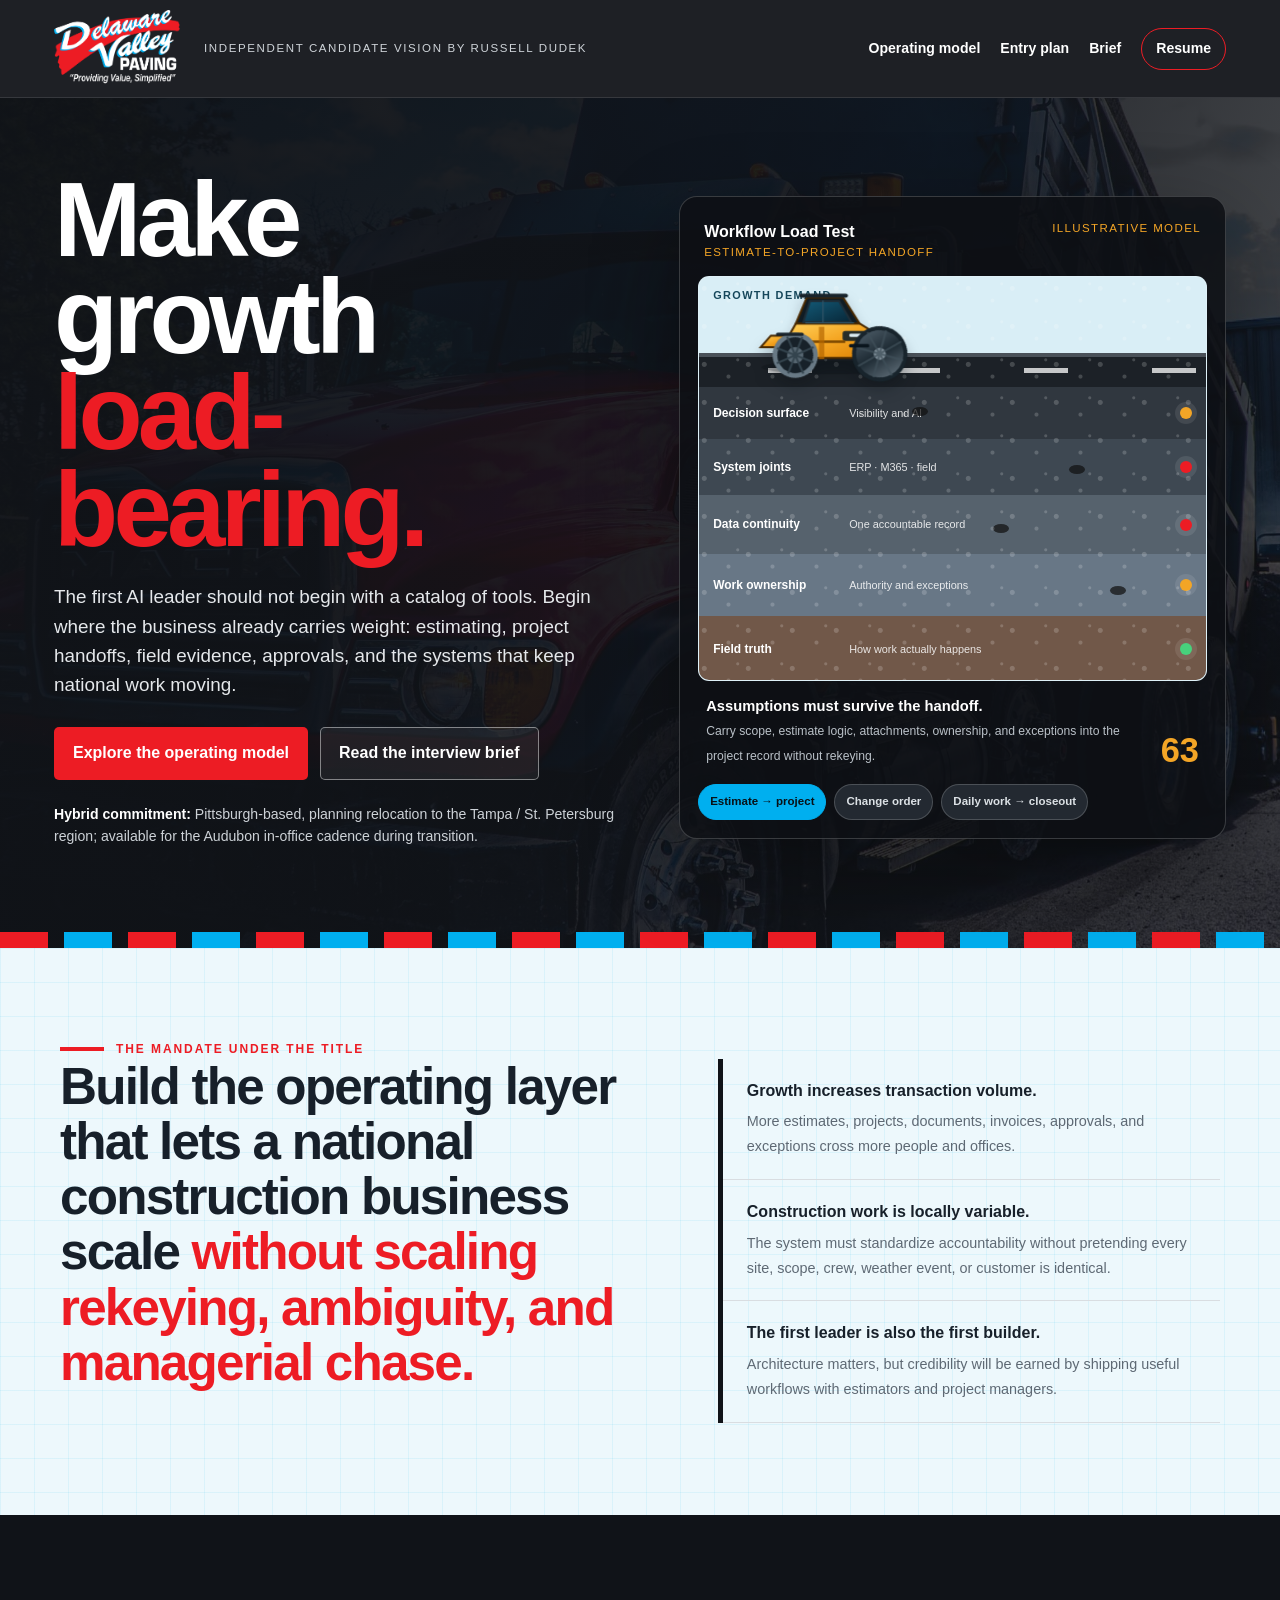
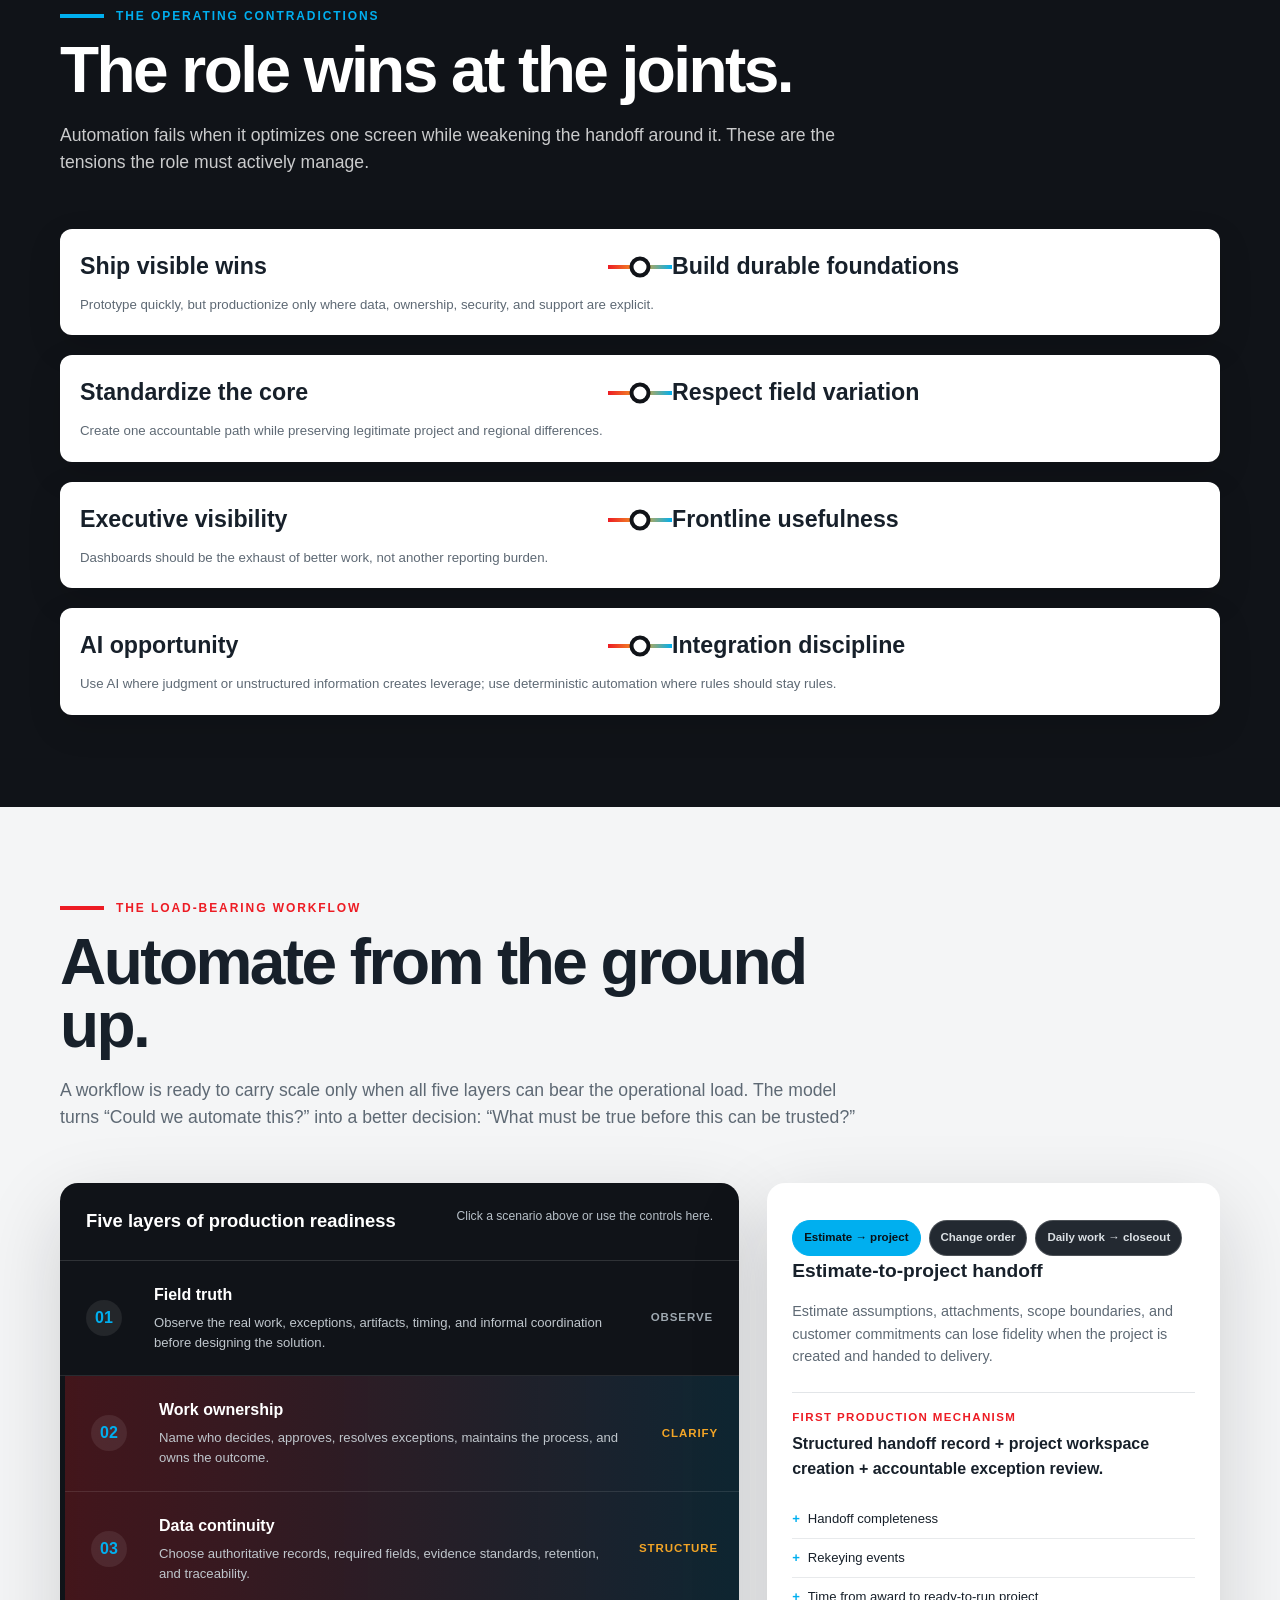
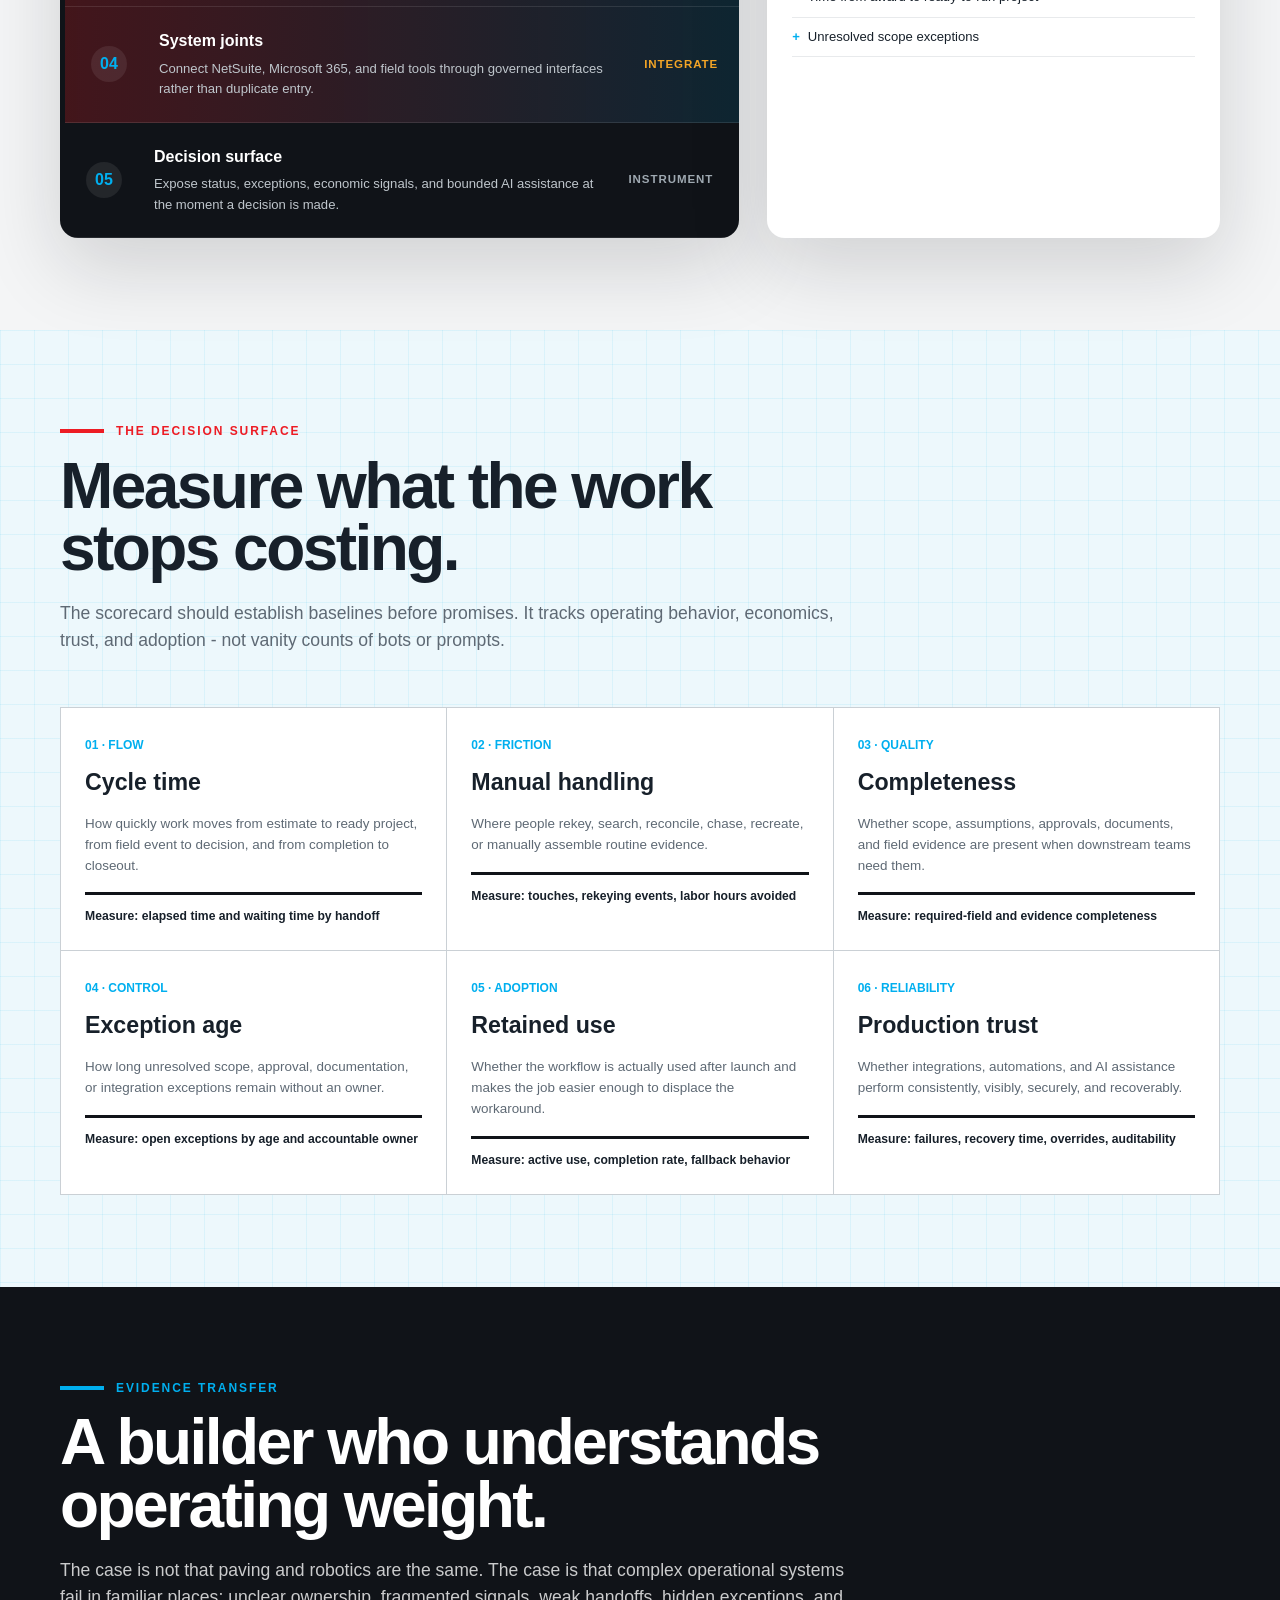
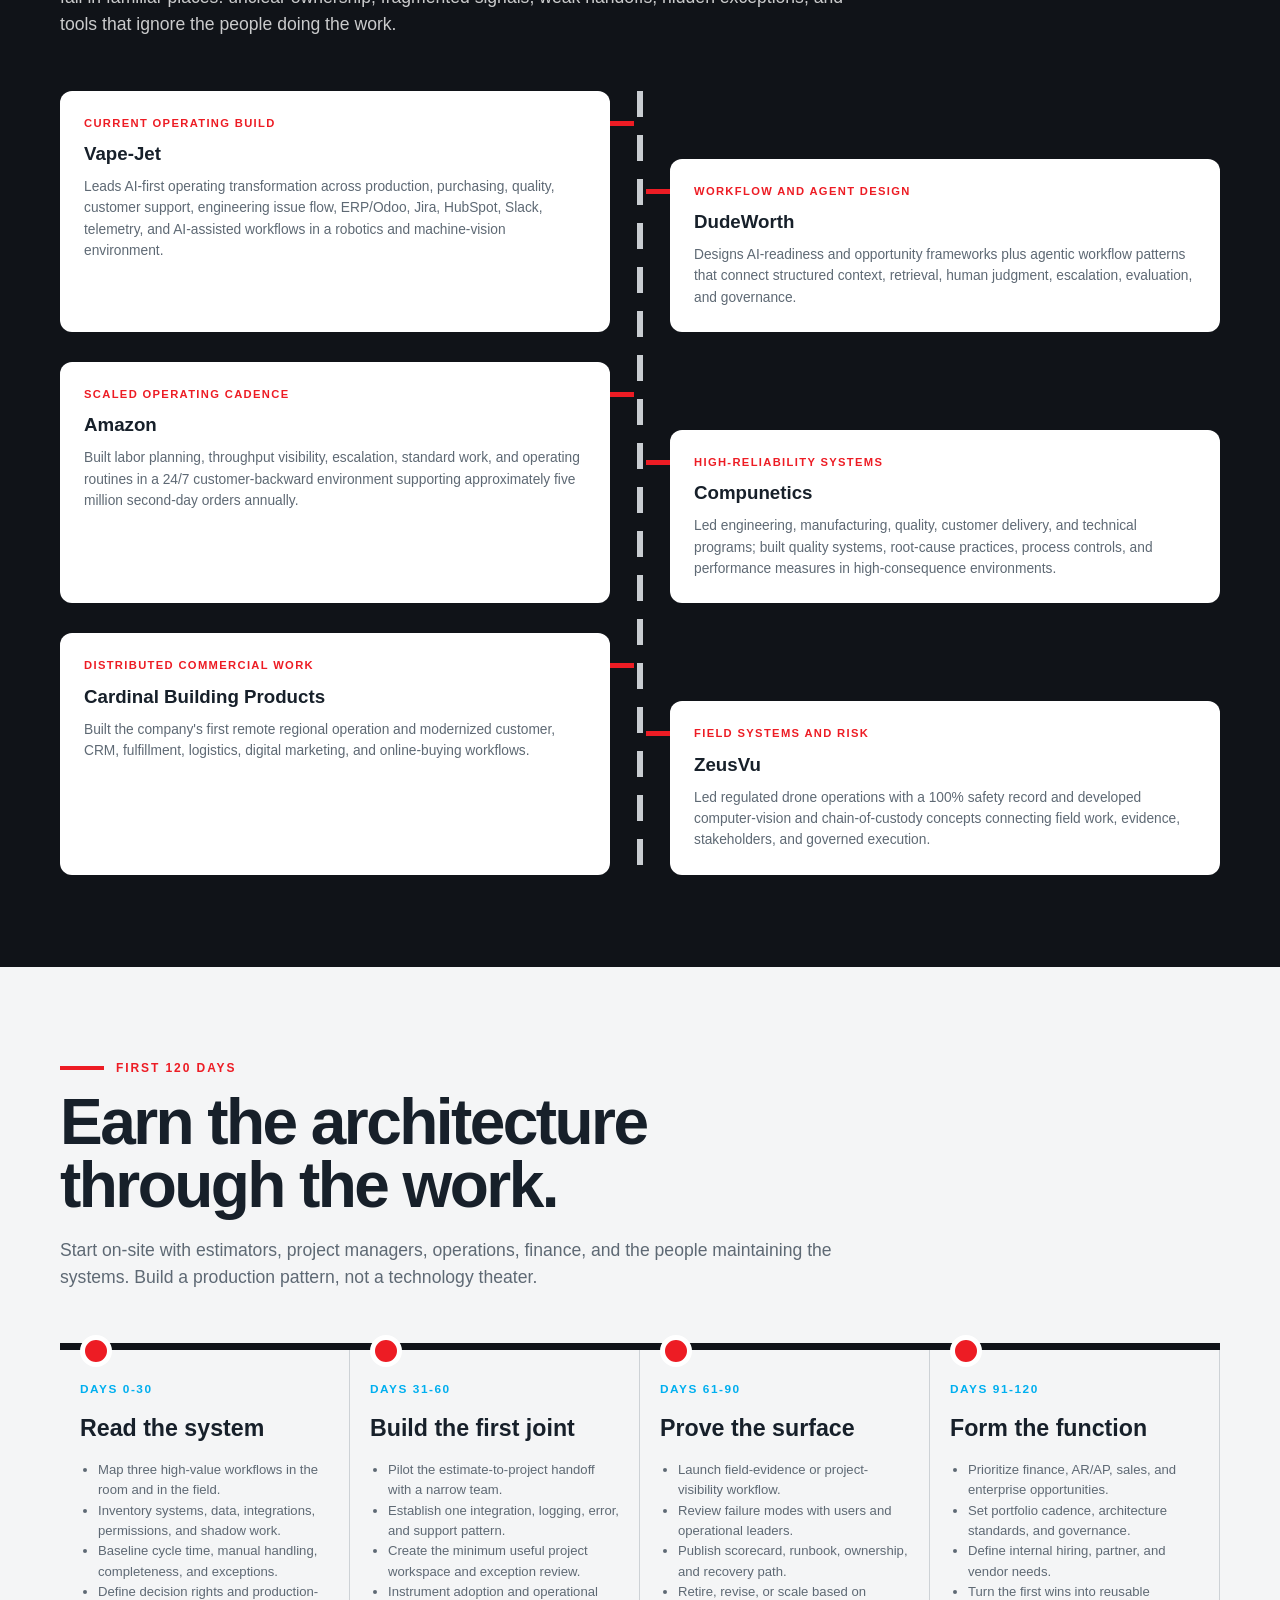
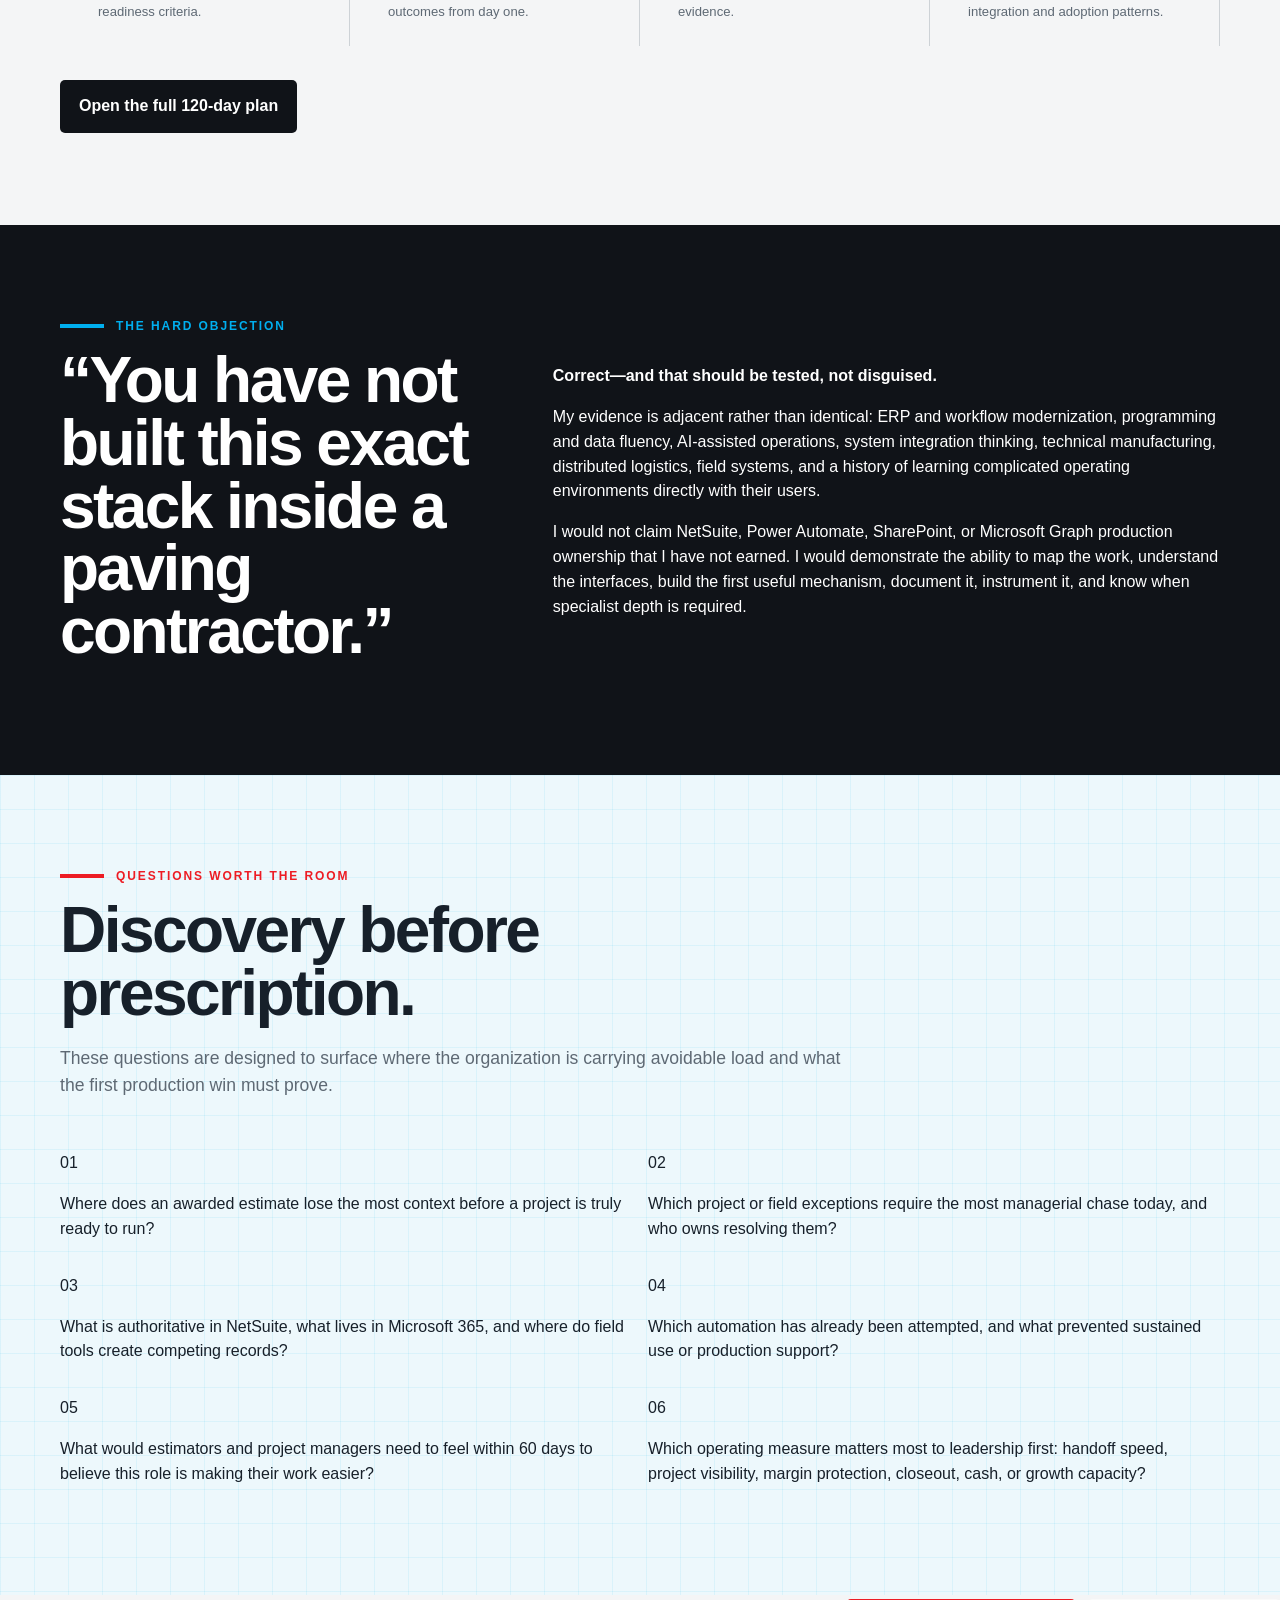
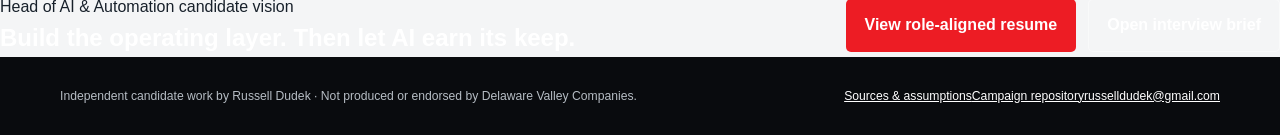
<file: index.html>
<!doctype html><html lang="en"><head><meta charset="utf-8"><meta name="viewport" content="width=device-width,initial-scale=1"><title>Russell Dudek | Head of AI &amp; Automation Candidate Vision</title><meta name="description" content="Independent candidate vision for Delaware Valley Companies' Head of AI & Automation role: a load-bearing operating layer for estimating, project delivery, field evidence, ERP, and Microsoft 365 workflows."><link rel="stylesheet" href="styles.css"><link rel="icon" href="assets/candidate-roadmark.svg" type="image/svg+xml"></head><body><a class="skip-link" href="#main">Skip to content</a><nav class="site-nav" aria-label="Primary"><div class="nav-inner"><a href="index.html"><img class="nav-logo" src="assets/brand/dvp-logo.png" alt="Delaware Valley Paving"></a><div class="nav-kicker">Independent candidate vision by Russell Dudek</div><div class="nav-links"><a href="index.html#model">Operating model</a><a href="120-day-plan.html">Entry plan</a><a href="interview-brief.html">Brief</a><a class="nav-cta" href="resume.html">Resume</a></div></div></nav><main id="main"><section class="hero"><div class="hero-grid"><div><div class="employer-lockup"><img src="assets/brand/dvp-logo.png" alt="Delaware Valley Paving"><div class="employer-lockup-text"><p class="eyebrow">Head of AI &amp; Automation</p><strong>Candidate vision by Russell Dudek</strong><span>Independent work · July 2026</span></div></div><h1>Make growth <span>load-bearing.</span></h1><p class="hero-lede">The first AI leader should not begin with a catalog of tools. Begin where the business already carries weight: estimating, project handoffs, field evidence, approvals, and the systems that keep national work moving.</p><div class="hero-actions"><a class="button primary" href="#model">Explore the operating model</a><a class="button secondary" href="interview-brief.html">Read the interview brief</a></div><p class="location-note"><b>Hybrid commitment:</b> Pittsburgh-based, planning relocation to the Tampa / St. Petersburg region; available for the Audubon in-office cadence during transition.</p></div><div class="load-rig" aria-label="Interactive load-bearing workflow visualization"><div class="rig-header"><div><div class="rig-title">Workflow Load Test</div><div class="rig-status" id="rigStatus">Estimate-to-project handoff</div></div><span class="rig-status">Illustrative model</span></div><div class="road-window"><span class="sky-label">Growth demand</span><div class="roller" id="roller" aria-hidden="true"><div class="roller-art"><svg viewBox="0 0 280 145" focusable="false" aria-hidden="true"><defs><linearGradient id="rollerYellow" x1="0" y1="0" x2="1" y2="1"><stop offset="0" stop-color="#ffd059"/><stop offset=".48" stop-color="#f5a623"/><stop offset="1" stop-color="#d97d00"/></linearGradient><linearGradient id="rollerGlass" x1="0" y1="0" x2="1" y2="1"><stop offset="0" stop-color="#135a77"/><stop offset="1" stop-color="#082738"/></linearGradient><linearGradient id="rollerDrum" x1="0" y1="0" x2="1" y2="1"><stop offset="0" stop-color="#586874"/><stop offset=".5" stop-color="#1e2b34"/><stop offset="1" stop-color="#71808b"/></linearGradient></defs><ellipse cx="145" cy="129" rx="104" ry="10" fill="rgba(3,10,15,.22)"/><path d="M92 64h94l31 19v32H84V78z" fill="url(#rollerYellow)" stroke="#492900" stroke-width="3"/><path d="M92 64 108 26h54l24 38z" fill="#101c24" stroke="#492900" stroke-width="3"/><path d="M113 31h43l18 31h-71z" fill="url(#rollerGlass)" stroke="#1e2f3a" stroke-width="3"/><path d="M132 30v33M106 63h72" stroke="#2f5366" stroke-width="2"/><path d="M100 23h66" stroke="#18242c" stroke-width="6" stroke-linecap="round"/><path d="M83 82H55l-15 17h43z" fill="url(#rollerYellow)" stroke="#492900" stroke-width="3"/><path d="M215 82h20l13 15v18h-31z" fill="#e29008" stroke="#492900" stroke-width="3"/><rect x="161" y="75" width="42" height="15" rx="4" fill="#0f202a" opacity=".9"/><rect x="171" y="79" width="18" height="5" rx="2" fill="#dcecf2"/><rect x="202" y="80" width="10" height="8" rx="2" fill="#f5f0d9"/><path d="M94 91h71" stroke="#7c4800" stroke-width="4"/><path d="M126 69h8v48h-8z" fill="#b56700" opacity=".7"/><g class="roller-rotor" id="rearWheel"><circle cx="91" cy="111" r="30" fill="#172129" stroke="#687985" stroke-width="7"/><circle cx="91" cy="111" r="12" fill="#586873"/><path d="M91 82v58M62 111h58M70 90l42 42M70 132l42-42" stroke="#34444e" stroke-width="3"/></g><g class="roller-rotor" id="frontDrum"><circle cx="216" cy="109" r="38" fill="url(#rollerDrum)" stroke="#18242c" stroke-width="6"/><circle cx="216" cy="109" r="9" fill="#81909a"/><path d="M216 73v72M180 109h72M190 83l52 52M190 135l52-52" stroke="#40505a" stroke-width="3" opacity=".75"/></g><path d="M65 80h36" stroke="#19242c" stroke-width="5" stroke-linecap="round"/><path d="M173 97h25" stroke="#0a151d" stroke-width="5" stroke-linecap="round"/></svg></div></div><div class="road-surface"></div><div class="lane-line"></div><div class="layer layer-1" data-layer="decision"><b>Decision surface</b><em>Visibility and AI</em><span class="health"></span></div><div class="layer layer-2" data-layer="system"><b>System joints</b><em>ERP · M365 · field</em><span class="health"></span></div><div class="layer layer-3" data-layer="data"><b>Data continuity</b><em>One accountable record</em><span class="health"></span></div><div class="layer layer-4" data-layer="owner"><b>Work ownership</b><em>Authority and exceptions</em><span class="health"></span></div><div class="layer layer-5" data-layer="truth"><b>Field truth</b><em>How work actually happens</em><span class="health"></span></div><span class="void v1"></span><span class="void v2"></span><span class="void v3"></span><span class="void v4"></span><div class="aggregate"></div></div><div class="rig-readout"><div><strong id="rigHeadline">Assumptions must survive the handoff.</strong><span id="rigDetail">Carry scope, estimate logic, attachments, ownership, and exceptions into the project record without rekeying.</span></div><div class="load-score" id="loadScore">63</div></div><div class="scenario-buttons" role="group" aria-label="Workflow scenarios"><button type="button" data-scenario="handoff" aria-pressed="true">Estimate → project</button><button type="button" data-scenario="change">Change order</button><button type="button" data-scenario="closeout">Daily work → closeout</button></div></div></div></section>
<section class="section blueprint" id="mandate"><div class="section-inner"><div class="section-label">The mandate under the title</div><div class="mandate-grid"><div class="mandate-statement">Build the operating layer that lets a national construction business scale <em>without scaling rekeying, ambiguity, and managerial chase.</em></div><div class="pressure-rail"><div class="pressure"><b>Growth increases transaction volume.</b><span>More estimates, projects, documents, invoices, approvals, and exceptions cross more people and offices.</span></div><div class="pressure"><b>Construction work is locally variable.</b><span>The system must standardize accountability without pretending every site, scope, crew, weather event, or customer is identical.</span></div><div class="pressure"><b>The first leader is also the first builder.</b><span>Architecture matters, but credibility will be earned by shipping useful workflows with estimators and project managers.</span></div></div></div></div></section>
<section class="section dark"><div class="section-inner"><div class="section-intro"><div class="section-label">The operating contradictions</div><h2>The role wins at the joints.</h2><p>Automation fails when it optimizes one screen while weakening the handoff around it. These are the tensions the role must actively manage.</p></div><div class="tension-field"><div class="tension"><div class="tension-side">Ship visible wins</div><div class="tension-joint"></div><div class="tension-side">Build durable foundations</div><div class="tension-note">Prototype quickly, but productionize only where data, ownership, security, and support are explicit.</div></div><div class="tension"><div class="tension-side">Standardize the core</div><div class="tension-joint"></div><div class="tension-side">Respect field variation</div><div class="tension-note">Create one accountable path while preserving legitimate project and regional differences.</div></div><div class="tension"><div class="tension-side">Executive visibility</div><div class="tension-joint"></div><div class="tension-side">Frontline usefulness</div><div class="tension-note">Dashboards should be the exhaust of better work, not another reporting burden.</div></div><div class="tension"><div class="tension-side">AI opportunity</div><div class="tension-joint"></div><div class="tension-side">Integration discipline</div><div class="tension-note">Use AI where judgment or unstructured information creates leverage; use deterministic automation where rules should stay rules.</div></div></div></div></section>
<section class="section" id="model"><div class="section-inner"><div class="section-intro"><div class="section-label">The Load-Bearing Workflow</div><h2>Automate from the ground up.</h2><p>A workflow is ready to carry scale only when all five layers can bear the operational load. The model turns “Could we automate this?” into a better decision: “What must be true before this can be trusted?”</p></div><div class="system-shell"><div class="layer-stack" id="layerStack"><div class="stack-head"><h3>Five layers of production readiness</h3><span>Click a scenario above or use the controls here.</span></div><div class="stack-layer" data-index="01" data-layer-card="truth"><div><h4>Field truth</h4><p>Observe the real work, exceptions, artifacts, timing, and informal coordination before designing the solution.</p></div><span class="layer-decision">Observe</span></div><div class="stack-layer" data-index="02" data-layer-card="owner"><div><h4>Work ownership</h4><p>Name who decides, approves, resolves exceptions, maintains the process, and owns the outcome.</p></div><span class="layer-decision">Clarify</span></div><div class="stack-layer" data-index="03" data-layer-card="data"><div><h4>Data continuity</h4><p>Choose authoritative records, required fields, evidence standards, retention, and traceability.</p></div><span class="layer-decision">Structure</span></div><div class="stack-layer" data-index="04" data-layer-card="system"><div><h4>System joints</h4><p>Connect NetSuite, Microsoft 365, and field tools through governed interfaces rather than duplicate entry.</p></div><span class="layer-decision">Integrate</span></div><div class="stack-layer" data-index="05" data-layer-card="decision"><div><h4>Decision surface</h4><p>Expose status, exceptions, economic signals, and bounded AI assistance at the moment a decision is made.</p></div><span class="layer-decision">Instrument</span></div></div><aside class="scenario-panel"><div class="scenario-buttons" role="group" aria-label="Operating model scenario"><button type="button" data-scenario="handoff" aria-pressed="true">Estimate → project</button><button type="button" data-scenario="change">Change order</button><button type="button" data-scenario="closeout">Daily work → closeout</button></div><h3 id="scenarioTitle">Estimate-to-project handoff</h3><p class="scenario-problem" id="scenarioProblem">Estimate assumptions, attachments, scope boundaries, and customer commitments can lose fidelity when the project is created and handed to delivery.</p><div class="scenario-route"><strong>First production mechanism</strong><p id="scenarioMechanism">Structured handoff record + project workspace creation + accountable exception review.</p></div><ul class="scenario-metrics" id="scenarioMetrics"><li>Handoff completeness</li><li>Rekeying events</li><li>Time from award to ready-to-run project</li><li>Unresolved scope exceptions</li></ul></aside></div></div></section>
<section class="section blueprint"><div class="section-inner"><div class="section-intro"><div class="section-label">The decision surface</div><h2>Measure what the work stops costing.</h2><p>The scorecard should establish baselines before promises. It tracks operating behavior, economics, trust, and adoption - not vanity counts of bots or prompts.</p></div><div class="scorecard"><div class="metric"><span class="metric-no">01 · FLOW</span><h3>Cycle time</h3><p>How quickly work moves from estimate to ready project, from field event to decision, and from completion to closeout.</p><span class="measure">Measure: elapsed time and waiting time by handoff</span></div><div class="metric"><span class="metric-no">02 · FRICTION</span><h3>Manual handling</h3><p>Where people rekey, search, reconcile, chase, recreate, or manually assemble routine evidence.</p><span class="measure">Measure: touches, rekeying events, labor hours avoided</span></div><div class="metric"><span class="metric-no">03 · QUALITY</span><h3>Completeness</h3><p>Whether scope, assumptions, approvals, documents, and field evidence are present when downstream teams need them.</p><span class="measure">Measure: required-field and evidence completeness</span></div><div class="metric"><span class="metric-no">04 · CONTROL</span><h3>Exception age</h3><p>How long unresolved scope, approval, documentation, or integration exceptions remain without an owner.</p><span class="measure">Measure: open exceptions by age and accountable owner</span></div><div class="metric"><span class="metric-no">05 · ADOPTION</span><h3>Retained use</h3><p>Whether the workflow is actually used after launch and makes the job easier enough to displace the workaround.</p><span class="measure">Measure: active use, completion rate, fallback behavior</span></div><div class="metric"><span class="metric-no">06 · RELIABILITY</span><h3>Production trust</h3><p>Whether integrations, automations, and AI assistance perform consistently, visibly, securely, and recoverably.</p><span class="measure">Measure: failures, recovery time, overrides, auditability</span></div></div></div></section>
<section class="section dark"><div class="section-inner"><div class="section-intro"><div class="section-label">Evidence transfer</div><h2>A builder who understands operating weight.</h2><p>The case is not that paving and robotics are the same. The case is that complex operational systems fail in familiar places: unclear ownership, fragmented signals, weak handoffs, hidden exceptions, and tools that ignore the people doing the work.</p></div><div class="evidence-road"><div class="evidence-item"><div class="proof-tag">Current operating build</div><h3>Vape-Jet</h3><p>Leads AI-first operating transformation across production, purchasing, quality, customer support, engineering issue flow, ERP/Odoo, Jira, HubSpot, Slack, telemetry, and AI-assisted workflows in a robotics and machine-vision environment.</p></div><div class="evidence-item"><div class="proof-tag">Workflow and agent design</div><h3>DudeWorth</h3><p>Designs AI-readiness and opportunity frameworks plus agentic workflow patterns that connect structured context, retrieval, human judgment, escalation, evaluation, and governance.</p></div><div class="evidence-item"><div class="proof-tag">Scaled operating cadence</div><h3>Amazon</h3><p>Built labor planning, throughput visibility, escalation, standard work, and operating routines in a 24/7 customer-backward environment supporting approximately five million second-day orders annually.</p></div><div class="evidence-item"><div class="proof-tag">High-reliability systems</div><h3>Compunetics</h3><p>Led engineering, manufacturing, quality, customer delivery, and technical programs; built quality systems, root-cause practices, process controls, and performance measures in high-consequence environments.</p></div><div class="evidence-item"><div class="proof-tag">Distributed commercial work</div><h3>Cardinal Building Products</h3><p>Built the company's first remote regional operation and modernized customer, CRM, fulfillment, logistics, digital marketing, and online-buying workflows.</p></div><div class="evidence-item"><div class="proof-tag">Field systems and risk</div><h3>ZeusVu</h3><p>Led regulated drone operations with a 100% safety record and developed computer-vision and chain-of-custody concepts connecting field work, evidence, stakeholders, and governed execution.</p></div></div></div></section>
<section class="section" id="plan"><div class="section-inner"><div class="section-intro"><div class="section-label">First 120 days</div><h2>Earn the architecture through the work.</h2><p>Start on-site with estimators, project managers, operations, finance, and the people maintaining the systems. Build a production pattern, not a technology theater.</p></div><div class="timeline"><div class="phase"><span class="days">Days 0-30</span><h3>Read the system</h3><ul><li>Map three high-value workflows in the room and in the field.</li><li>Inventory systems, data, integrations, permissions, and shadow work.</li><li>Baseline cycle time, manual handling, completeness, and exceptions.</li><li>Define decision rights and production-readiness criteria.</li></ul></div><div class="phase"><span class="days">Days 31-60</span><h3>Build the first joint</h3><ul><li>Pilot the estimate-to-project handoff with a narrow team.</li><li>Establish one integration, logging, error, and support pattern.</li><li>Create the minimum useful project workspace and exception review.</li><li>Instrument adoption and operational outcomes from day one.</li></ul></div><div class="phase"><span class="days">Days 61-90</span><h3>Prove the surface</h3><ul><li>Launch field-evidence or project-visibility workflow.</li><li>Review failure modes with users and operational leaders.</li><li>Publish scorecard, runbook, ownership, and recovery path.</li><li>Retire, revise, or scale based on evidence.</li></ul></div><div class="phase"><span class="days">Days 91-120</span><h3>Form the function</h3><ul><li>Prioritize finance, AR/AP, sales, and enterprise opportunities.</li><li>Set portfolio cadence, architecture standards, and governance.</li><li>Define internal hiring, partner, and vendor needs.</li><li>Turn the first wins into reusable integration and adoption patterns.</li></ul></div></div><div style="margin-top:34px"><a class="button dark" href="120-day-plan.html">Open the full 120-day plan</a></div></div></section>
<section class="section dark"><div class="section-inner"><div class="objection"><div><div class="section-label">The hard objection</div><h2>“You have not built this exact stack inside a paving contractor.”</h2></div><div class="objection-answer"><strong>Correct—and that should be tested, not disguised.</strong><p>My evidence is adjacent rather than identical: ERP and workflow modernization, programming and data fluency, AI-assisted operations, system integration thinking, technical manufacturing, distributed logistics, field systems, and a history of learning complicated operating environments directly with their users.</p><p>I would not claim NetSuite, Power Automate, SharePoint, or Microsoft Graph production ownership that I have not earned. I would demonstrate the ability to map the work, understand the interfaces, build the first useful mechanism, document it, instrument it, and know when specialist depth is required.</p></div></div></div></section>
<section class="section blueprint"><div class="section-inner"><div class="section-intro"><div class="section-label">Questions worth the room</div><h2>Discovery before prescription.</h2><p>These questions are designed to surface where the organization is carrying avoidable load and what the first production win must prove.</p></div><div class="question-roadmap"><div class="question"><span>01</span><p>Where does an awarded estimate lose the most context before a project is truly ready to run?</p></div><div class="question"><span>02</span><p>Which project or field exceptions require the most managerial chase today, and who owns resolving them?</p></div><div class="question"><span>03</span><p>What is authoritative in NetSuite, what lives in Microsoft 365, and where do field tools create competing records?</p></div><div class="question"><span>04</span><p>Which automation has already been attempted, and what prevented sustained use or production support?</p></div><div class="question"><span>05</span><p>What would estimators and project managers need to feel within 60 days to believe this role is making their work easier?</p></div><div class="question"><span>06</span><p>Which operating measure matters most to leadership first: handoff speed, project visibility, margin protection, closeout, cash, or growth capacity?</p></div></div></div></section>
<section class="final-cta"><div><span>Head of AI &amp; Automation candidate vision</span><h2>Build the operating layer. Then let AI earn its keep.</h2></div><div class="hero-actions"><a class="button primary" href="resume.html">View role-aligned resume</a><a class="button secondary" href="interview-brief.html">Open interview brief</a></div></section></main><footer class="footer"><div class="footer-inner"><span>Independent candidate work by Russell Dudek · Not produced or endorsed by Delaware Valley Companies.</span><div><a href="sources.html">Sources &amp; assumptions</a><a href="https://github.com/russelldudek/delawarepaving">Campaign repository</a><a href="mailto:russelldudek@gmail.com">russelldudek@gmail.com</a></div></div></footer><script src="app.js"></script></body></html>
</file>
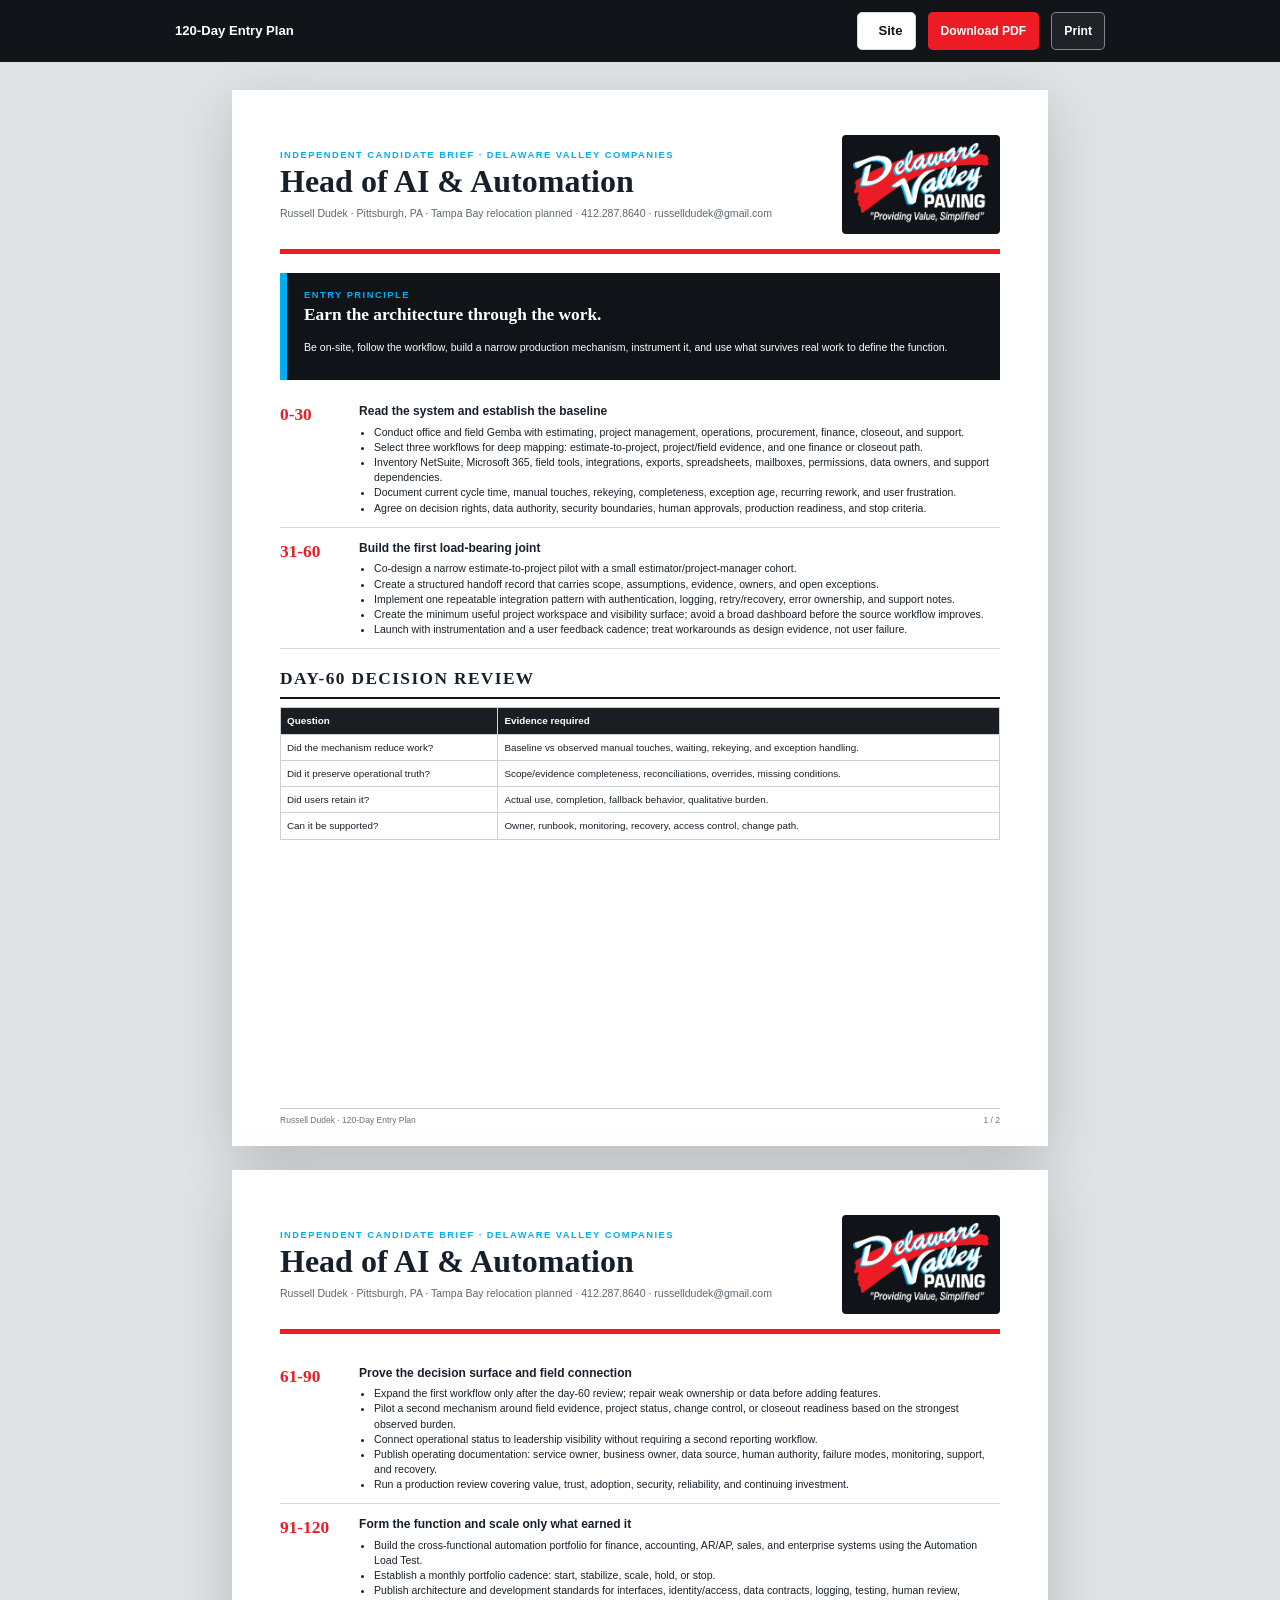
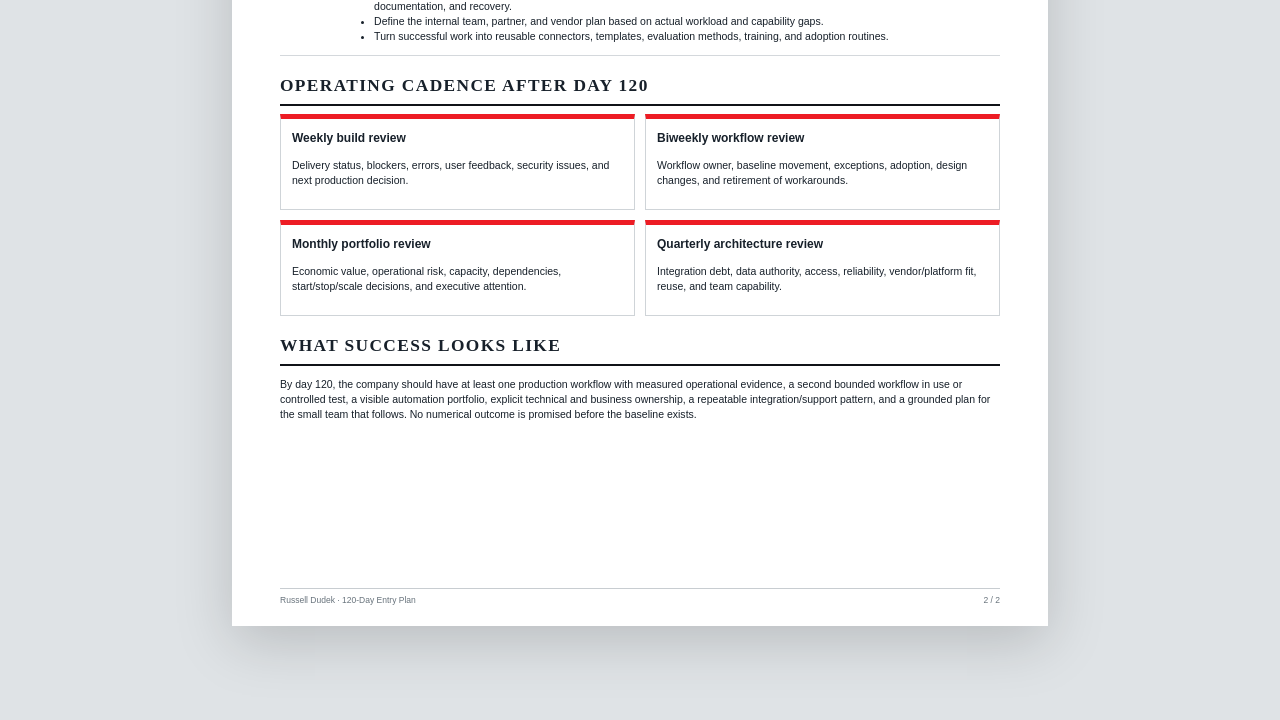
<file: 120-day-plan.html>
<!doctype html><html lang="en"><head><meta charset="utf-8"><meta name="viewport" content="width=device-width,initial-scale=1"><title>120-Day Entry Plan | Russell Dudek</title><meta name="author" content="Russell Dudek"><link rel="stylesheet" href="styles.css"></head><body class="document-body"><div class="document-toolbar web-only"><div class="toolbar-inner"><div class="toolbar-title">120-Day Entry Plan</div><div class="doc-actions"><a class="button light" href="index.html">Candidate vision</a><a class="button primary" href="docs/Russell-Dudek-Delaware-Valley-120-Day-Plan.pdf">Download PDF</a><button class="button secondary" onclick="window.print()">Print</button></div></div></div><main class="document-wrap"><section class="print-sheet report-page"><div class="sheet-inner"><header class="report-header"><div><div class="doc-kicker">Independent candidate brief · Delaware Valley Companies</div><h1>Head of AI &amp; Automation</h1><p class="doc-subtitle">Russell Dudek · Pittsburgh, PA · Tampa Bay relocation planned · 412.287.8640 · russelldudek@gmail.com</p></div><div class="doc-logo-box"><img src="assets/brand/dvp-logo.png" alt="Delaware Valley Paving"></div></header><div class="report-callout"><div class="doc-kicker">Entry principle</div><strong>Earn the architecture through the work.</strong><p>Be on-site, follow the workflow, build a narrow production mechanism, instrument it, and use what survives real work to define the function.</p></div><div class="plan-lane"><div class="plan-day">0-30</div><div><h3>Read the system and establish the baseline</h3><ul><li>Conduct office and field Gemba with estimating, project management, operations, procurement, finance, closeout, and support.</li><li>Select three workflows for deep mapping: estimate-to-project, project/field evidence, and one finance or closeout path.</li><li>Inventory NetSuite, Microsoft 365, field tools, integrations, exports, spreadsheets, mailboxes, permissions, data owners, and support dependencies.</li><li>Document current cycle time, manual touches, rekeying, completeness, exception age, recurring rework, and user frustration.</li><li>Agree on decision rights, data authority, security boundaries, human approvals, production readiness, and stop criteria.</li></ul></div></div><div class="plan-lane"><div class="plan-day">31-60</div><div><h3>Build the first load-bearing joint</h3><ul><li>Co-design a narrow estimate-to-project pilot with a small estimator/project-manager cohort.</li><li>Create a structured handoff record that carries scope, assumptions, evidence, owners, and open exceptions.</li><li>Implement one repeatable integration pattern with authentication, logging, retry/recovery, error ownership, and support notes.</li><li>Create the minimum useful project workspace and visibility surface; avoid a broad dashboard before the source workflow improves.</li><li>Launch with instrumentation and a user feedback cadence; treat workarounds as design evidence, not user failure.</li></ul></div></div><section class="doc-section"><h2>Day-60 decision review</h2><table class="mini-table"><tr><th>Question</th><th>Evidence required</th></tr><tr><td>Did the mechanism reduce work?</td><td>Baseline vs observed manual touches, waiting, rekeying, and exception handling.</td></tr><tr><td>Did it preserve operational truth?</td><td>Scope/evidence completeness, reconciliations, overrides, missing conditions.</td></tr><tr><td>Did users retain it?</td><td>Actual use, completion, fallback behavior, qualitative burden.</td></tr><tr><td>Can it be supported?</td><td>Owner, runbook, monitoring, recovery, access control, change path.</td></tr></table></section><div class="page-footer"><span>Russell Dudek · 120-Day Entry Plan</span><span>1 / 2</span></div></div></section><section class="print-sheet report-page"><div class="sheet-inner"><header class="report-header"><div><div class="doc-kicker">Independent candidate brief · Delaware Valley Companies</div><h1>Head of AI &amp; Automation</h1><p class="doc-subtitle">Russell Dudek · Pittsburgh, PA · Tampa Bay relocation planned · 412.287.8640 · russelldudek@gmail.com</p></div><div class="doc-logo-box"><img src="assets/brand/dvp-logo.png" alt="Delaware Valley Paving"></div></header><div class="plan-lane"><div class="plan-day">61-90</div><div><h3>Prove the decision surface and field connection</h3><ul><li>Expand the first workflow only after the day-60 review; repair weak ownership or data before adding features.</li><li>Pilot a second mechanism around field evidence, project status, change control, or closeout readiness based on the strongest observed burden.</li><li>Connect operational status to leadership visibility without requiring a second reporting workflow.</li><li>Publish operating documentation: service owner, business owner, data source, human authority, failure modes, monitoring, support, and recovery.</li><li>Run a production review covering value, trust, adoption, security, reliability, and continuing investment.</li></ul></div></div><div class="plan-lane"><div class="plan-day">91-120</div><div><h3>Form the function and scale only what earned it</h3><ul><li>Build the cross-functional automation portfolio for finance, accounting, AR/AP, sales, and enterprise systems using the Automation Load Test.</li><li>Establish a monthly portfolio cadence: start, stabilize, scale, hold, or stop.</li><li>Publish architecture and development standards for interfaces, identity/access, data contracts, logging, testing, human review, documentation, and recovery.</li><li>Define the internal team, partner, and vendor plan based on actual workload and capability gaps.</li><li>Turn successful work into reusable connectors, templates, evaluation methods, training, and adoption routines.</li></ul></div></div><section class="doc-section"><h2>Operating cadence after day 120</h2><div class="report-grid"><div class="report-card accent"><h3>Weekly build review</h3><p>Delivery status, blockers, errors, user feedback, security issues, and next production decision.</p></div><div class="report-card accent"><h3>Biweekly workflow review</h3><p>Workflow owner, baseline movement, exceptions, adoption, design changes, and retirement of workarounds.</p></div><div class="report-card accent"><h3>Monthly portfolio review</h3><p>Economic value, operational risk, capacity, dependencies, start/stop/scale decisions, and executive attention.</p></div><div class="report-card accent"><h3>Quarterly architecture review</h3><p>Integration debt, data authority, access, reliability, vendor/platform fit, reuse, and team capability.</p></div></div></section><section class="doc-section"><h2>What success looks like</h2><p>By day 120, the company should have at least one production workflow with measured operational evidence, a second bounded workflow in use or controlled test, a visible automation portfolio, explicit technical and business ownership, a repeatable integration/support pattern, and a grounded plan for the small team that follows. No numerical outcome is promised before the baseline exists.</p></section><div class="page-footer"><span>Russell Dudek · 120-Day Entry Plan</span><span>2 / 2</span></div></div></section></main></body></html>
</file>
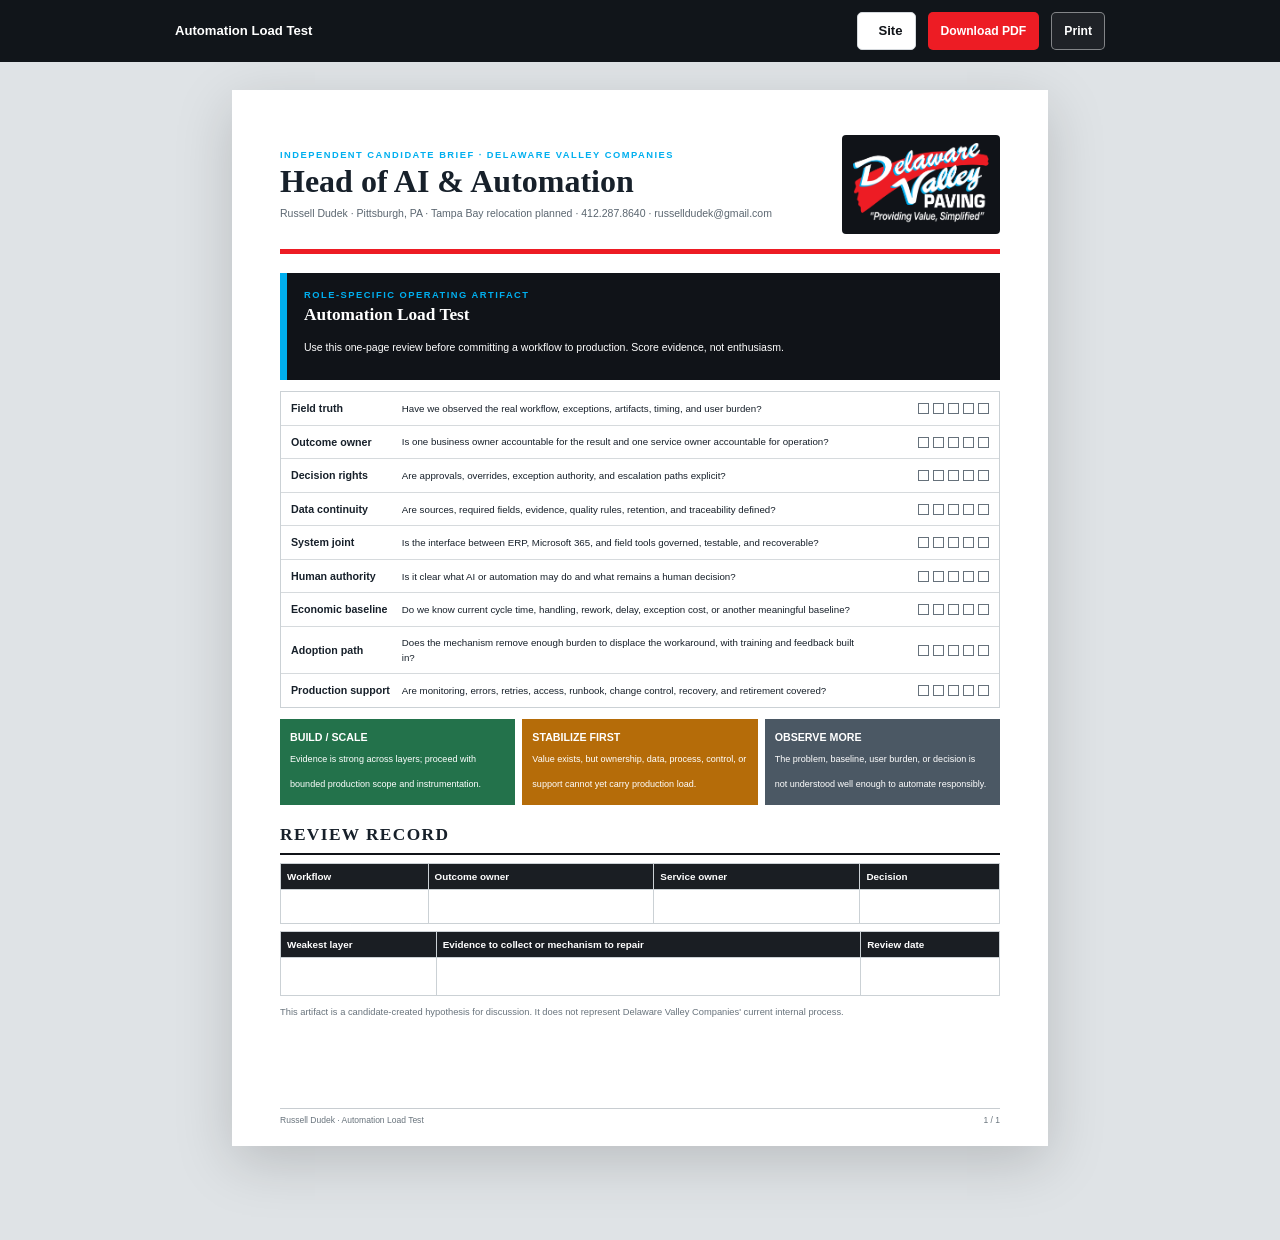
<file: automation-load-test.html>
<!doctype html><html lang="en"><head><meta charset="utf-8"><meta name="viewport" content="width=device-width,initial-scale=1"><title>Automation Load Test | Russell Dudek</title><meta name="author" content="Russell Dudek"><link rel="stylesheet" href="styles.css"></head><body class="document-body"><div class="document-toolbar web-only"><div class="toolbar-inner"><div class="toolbar-title">Automation Load Test</div><div class="doc-actions"><a class="button light" href="index.html">Candidate vision</a><a class="button primary" href="docs/Russell-Dudek-Delaware-Valley-Automation-Load-Test.pdf">Download PDF</a><button class="button secondary" onclick="window.print()">Print</button></div></div></div><main class="document-wrap"><section class="print-sheet report-page"><div class="sheet-inner"><header class="report-header"><div><div class="doc-kicker">Independent candidate brief · Delaware Valley Companies</div><h1>Head of AI &amp; Automation</h1><p class="doc-subtitle">Russell Dudek · Pittsburgh, PA · Tampa Bay relocation planned · 412.287.8640 · russelldudek@gmail.com</p></div><div class="doc-logo-box"><img src="assets/brand/dvp-logo.png" alt="Delaware Valley Paving"></div></header><div class="report-callout"><div class="doc-kicker">Role-specific operating artifact</div><strong>Automation Load Test</strong><p>Use this one-page review before committing a workflow to production. Score evidence, not enthusiasm.</p></div><div class="load-test"><div class="load-row"><strong>Field truth</strong><span>Have we observed the real workflow, exceptions, artifacts, timing, and user burden?</span><div class="rating" aria-label="rating"><i></i><i></i><i></i><i></i><i></i></div></div><div class="load-row"><strong>Outcome owner</strong><span>Is one business owner accountable for the result and one service owner accountable for operation?</span><div class="rating"><i></i><i></i><i></i><i></i><i></i></div></div><div class="load-row"><strong>Decision rights</strong><span>Are approvals, overrides, exception authority, and escalation paths explicit?</span><div class="rating"><i></i><i></i><i></i><i></i><i></i></div></div><div class="load-row"><strong>Data continuity</strong><span>Are sources, required fields, evidence, quality rules, retention, and traceability defined?</span><div class="rating"><i></i><i></i><i></i><i></i><i></i></div></div><div class="load-row"><strong>System joint</strong><span>Is the interface between ERP, Microsoft 365, and field tools governed, testable, and recoverable?</span><div class="rating"><i></i><i></i><i></i><i></i><i></i></div></div><div class="load-row"><strong>Human authority</strong><span>Is it clear what AI or automation may do and what remains a human decision?</span><div class="rating"><i></i><i></i><i></i><i></i><i></i></div></div><div class="load-row"><strong>Economic baseline</strong><span>Do we know current cycle time, handling, rework, delay, exception cost, or another meaningful baseline?</span><div class="rating"><i></i><i></i><i></i><i></i><i></i></div></div><div class="load-row"><strong>Adoption path</strong><span>Does the mechanism remove enough burden to displace the workaround, with training and feedback built in?</span><div class="rating"><i></i><i></i><i></i><i></i><i></i></div></div><div class="load-row"><strong>Production support</strong><span>Are monitoring, errors, retries, access, runbook, change control, recovery, and retirement covered?</span><div class="rating"><i></i><i></i><i></i><i></i><i></i></div></div></div><div class="verdict"><div class="go"><strong>BUILD / SCALE</strong><span>Evidence is strong across layers; proceed with bounded production scope and instrumentation.</span></div><div class="stabilize"><strong>STABILIZE FIRST</strong><span>Value exists, but ownership, data, process, control, or support cannot yet carry production load.</span></div><div class="observe"><strong>OBSERVE MORE</strong><span>The problem, baseline, user burden, or decision is not understood well enough to automate responsibly.</span></div></div><section class="doc-section"><h2>Review record</h2><table class="mini-table"><tr><th>Workflow</th><th>Outcome owner</th><th>Service owner</th><th>Decision</th></tr><tr><td style="height:34px"></td><td></td><td></td><td></td></tr></table><table class="mini-table" style="margin-top:7px"><tr><th>Weakest layer</th><th>Evidence to collect or mechanism to repair</th><th>Review date</th></tr><tr><td style="height:38px"></td><td></td><td></td></tr></table></section><p style="font-size:7pt;color:#68737c;margin-top:10px">This artifact is a candidate-created hypothesis for discussion. It does not represent Delaware Valley Companies' current internal process.</p><div class="page-footer"><span>Russell Dudek · Automation Load Test</span><span>1 / 1</span></div></div></section></main></body></html>
</file>
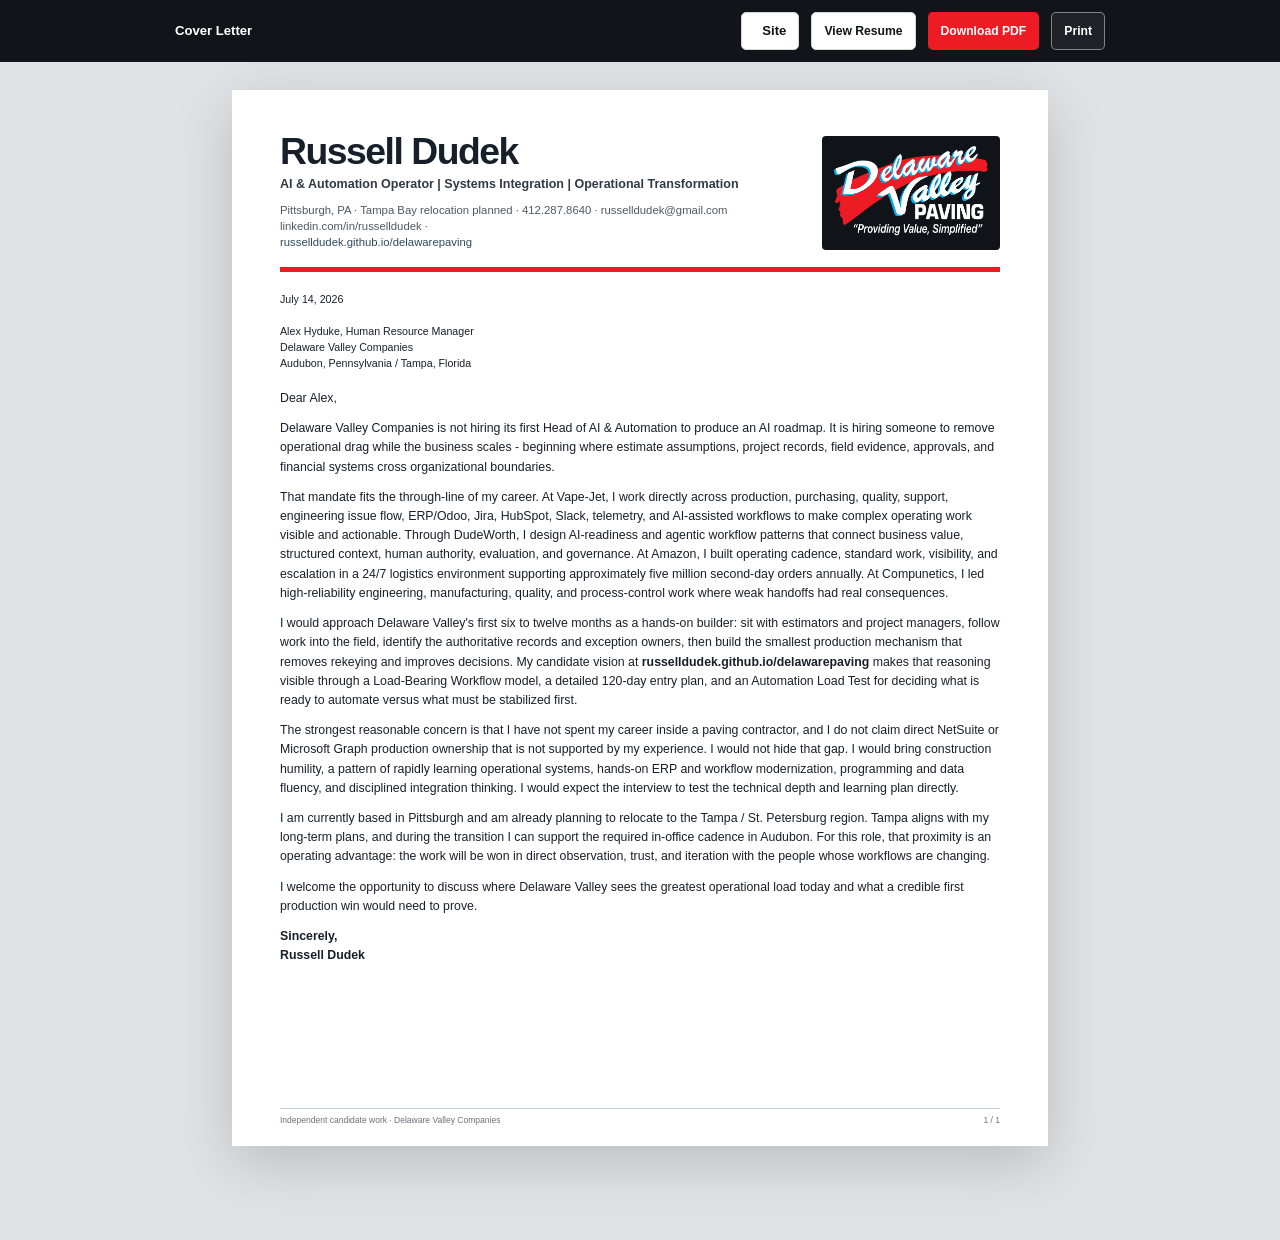
<file: cover-letter.html>
<!doctype html><html lang="en"><head><meta charset="utf-8"><meta name="viewport" content="width=device-width,initial-scale=1"><title>Cover Letter | Russell Dudek</title><meta name="author" content="Russell Dudek"><link rel="stylesheet" href="styles.css"></head><body class="document-body"><div class="document-toolbar web-only"><div class="toolbar-inner"><div class="toolbar-title">Cover Letter</div><div class="doc-actions"><a class="button light" href="index.html">Site</a><a class="button light" href="resume.html">View Resume</a><a class="button primary" href="docs/Russell-Dudek-Delaware-Valley-Cover-Letter.pdf">Download PDF</a><button class="button secondary" onclick="window.print()">Print</button></div></div></div><main class="document-wrap"><section class="print-sheet"><div class="sheet-inner"><header class="document-header"><div><div class="candidate-name">Russell Dudek</div><div class="candidate-role">AI & Automation Operator | Systems Integration | Operational Transformation</div><div class="contact-line">Pittsburgh, PA · Tampa Bay relocation planned · <a href="tel:+14122878640">412.287.8640</a> · <a href="mailto:russelldudek@gmail.com">russelldudek@gmail.com</a><br><a href="https://www.linkedin.com/in/russelldudek">linkedin.com/in/russelldudek</a> · <a href="https://russelldudek.github.io/delawarepaving/">russelldudek.github.io/delawarepaving</a></div></div><div class="doc-logo-box"><img src="assets/brand/dvp-logo.png" alt="Delaware Valley Paving"></div></header><div class="letter-meta">July 14, 2026<br><br>Alex Hyduke, Human Resource Manager<br>Delaware Valley Companies<br>Audubon, Pennsylvania / Tampa, Florida</div><div class="letter-body"><p>Dear Alex,</p><p>Delaware Valley Companies is not hiring its first Head of AI &amp; Automation to produce an AI roadmap. It is hiring someone to remove operational drag while the business scales - beginning where estimate assumptions, project records, field evidence, approvals, and financial systems cross organizational boundaries.</p><p>That mandate fits the through-line of my career. At Vape-Jet, I work directly across production, purchasing, quality, support, engineering issue flow, ERP/Odoo, Jira, HubSpot, Slack, telemetry, and AI-assisted workflows to make complex operating work visible and actionable. Through DudeWorth, I design AI-readiness and agentic workflow patterns that connect business value, structured context, human authority, evaluation, and governance. At Amazon, I built operating cadence, standard work, visibility, and escalation in a 24/7 logistics environment supporting approximately five million second-day orders annually. At Compunetics, I led high-reliability engineering, manufacturing, quality, and process-control work where weak handoffs had real consequences.</p><p>I would approach Delaware Valley's first six to twelve months as a hands-on builder: sit with estimators and project managers, follow work into the field, identify the authoritative records and exception owners, then build the smallest production mechanism that removes rekeying and improves decisions. My candidate vision at <strong>russelldudek.github.io/delawarepaving</strong> makes that reasoning visible through a Load-Bearing Workflow model, a detailed 120-day entry plan, and an Automation Load Test for deciding what is ready to automate versus what must be stabilized first.</p><p>The strongest reasonable concern is that I have not spent my career inside a paving contractor, and I do not claim direct NetSuite or Microsoft Graph production ownership that is not supported by my experience. I would not hide that gap. I would bring construction humility, a pattern of rapidly learning operational systems, hands-on ERP and workflow modernization, programming and data fluency, and disciplined integration thinking. I would expect the interview to test the technical depth and learning plan directly.</p><p>I am currently based in Pittsburgh and am already planning to relocate to the Tampa / St. Petersburg region. Tampa aligns with my long-term plans, and during the transition I can support the required in-office cadence in Audubon. For this role, that proximity is an operating advantage: the work will be won in direct observation, trust, and iteration with the people whose workflows are changing.</p><p>I welcome the opportunity to discuss where Delaware Valley sees the greatest operational load today and what a credible first production win would need to prove.</p><p class="signature">Sincerely,<br>Russell Dudek</p></div><div class="page-footer"><span>Independent candidate work · Delaware Valley Companies</span><span>1 / 1</span></div></div></section></main></body></html>
</file>
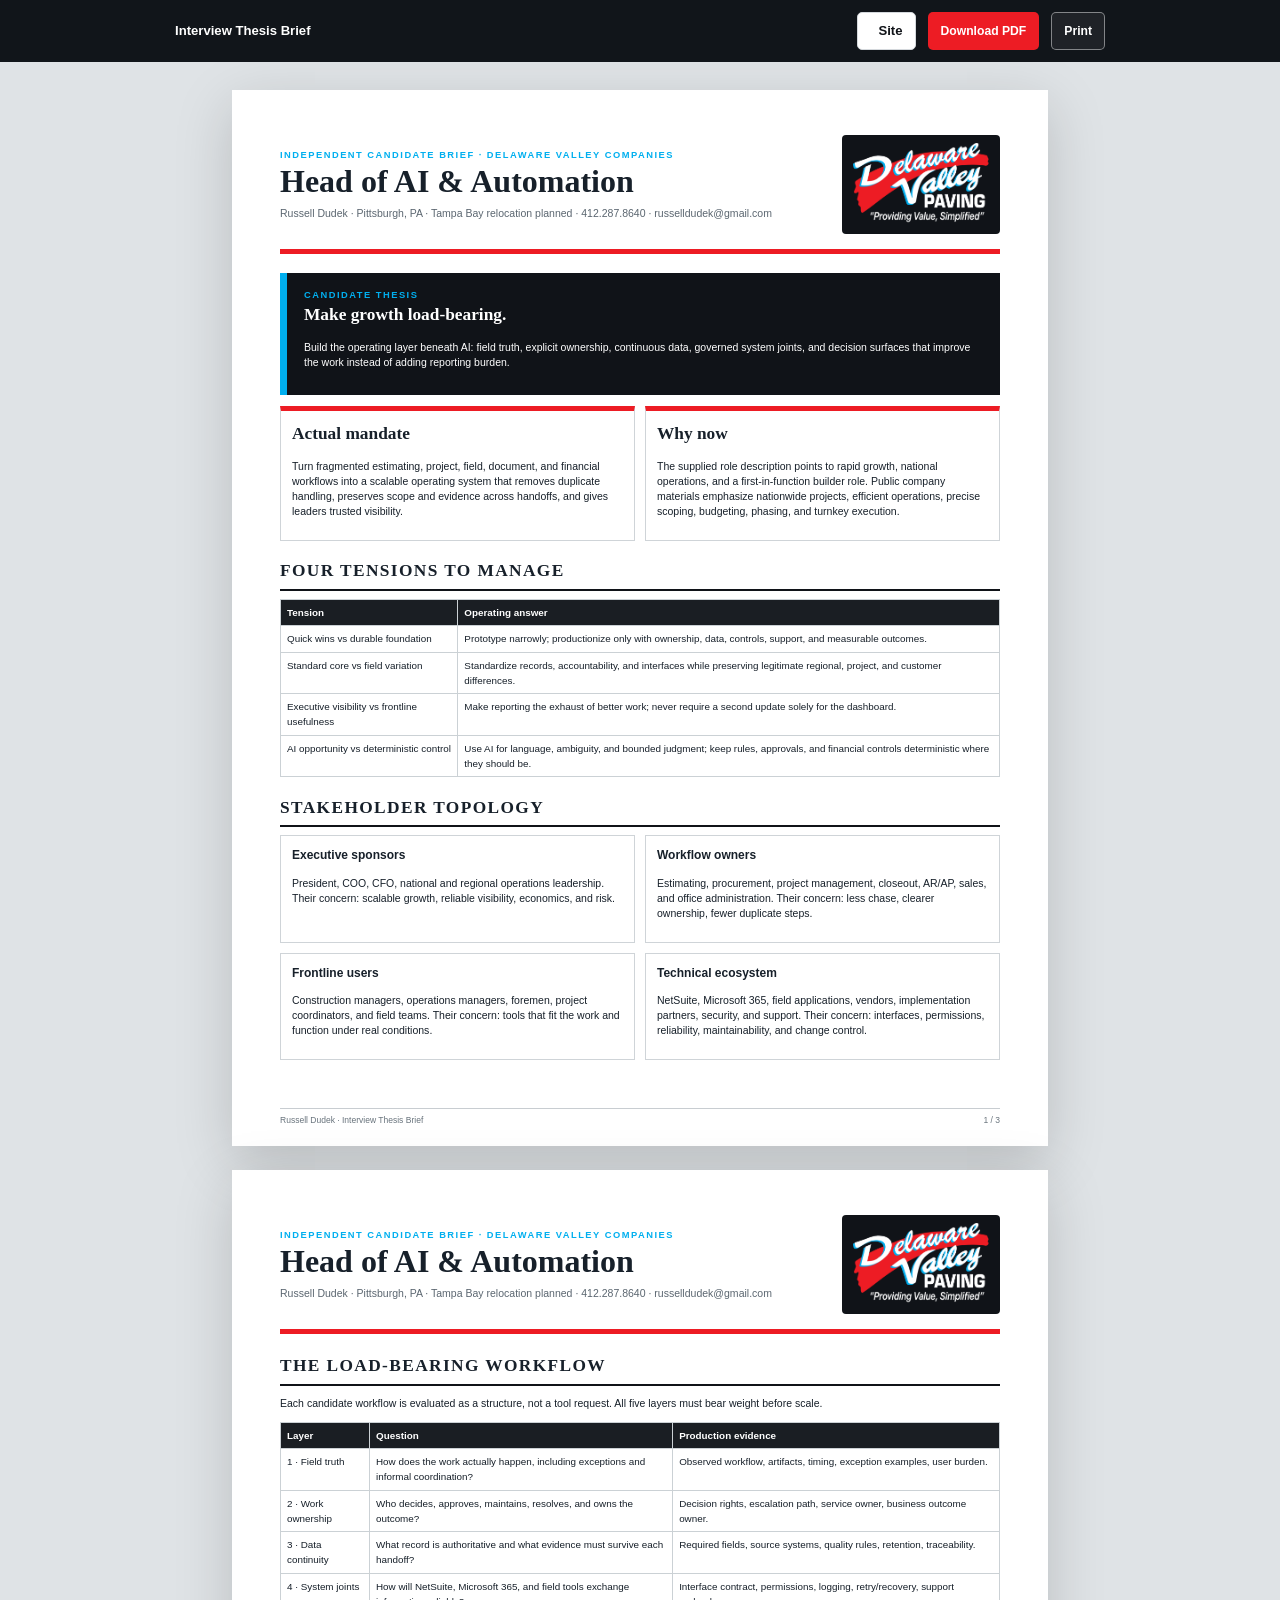
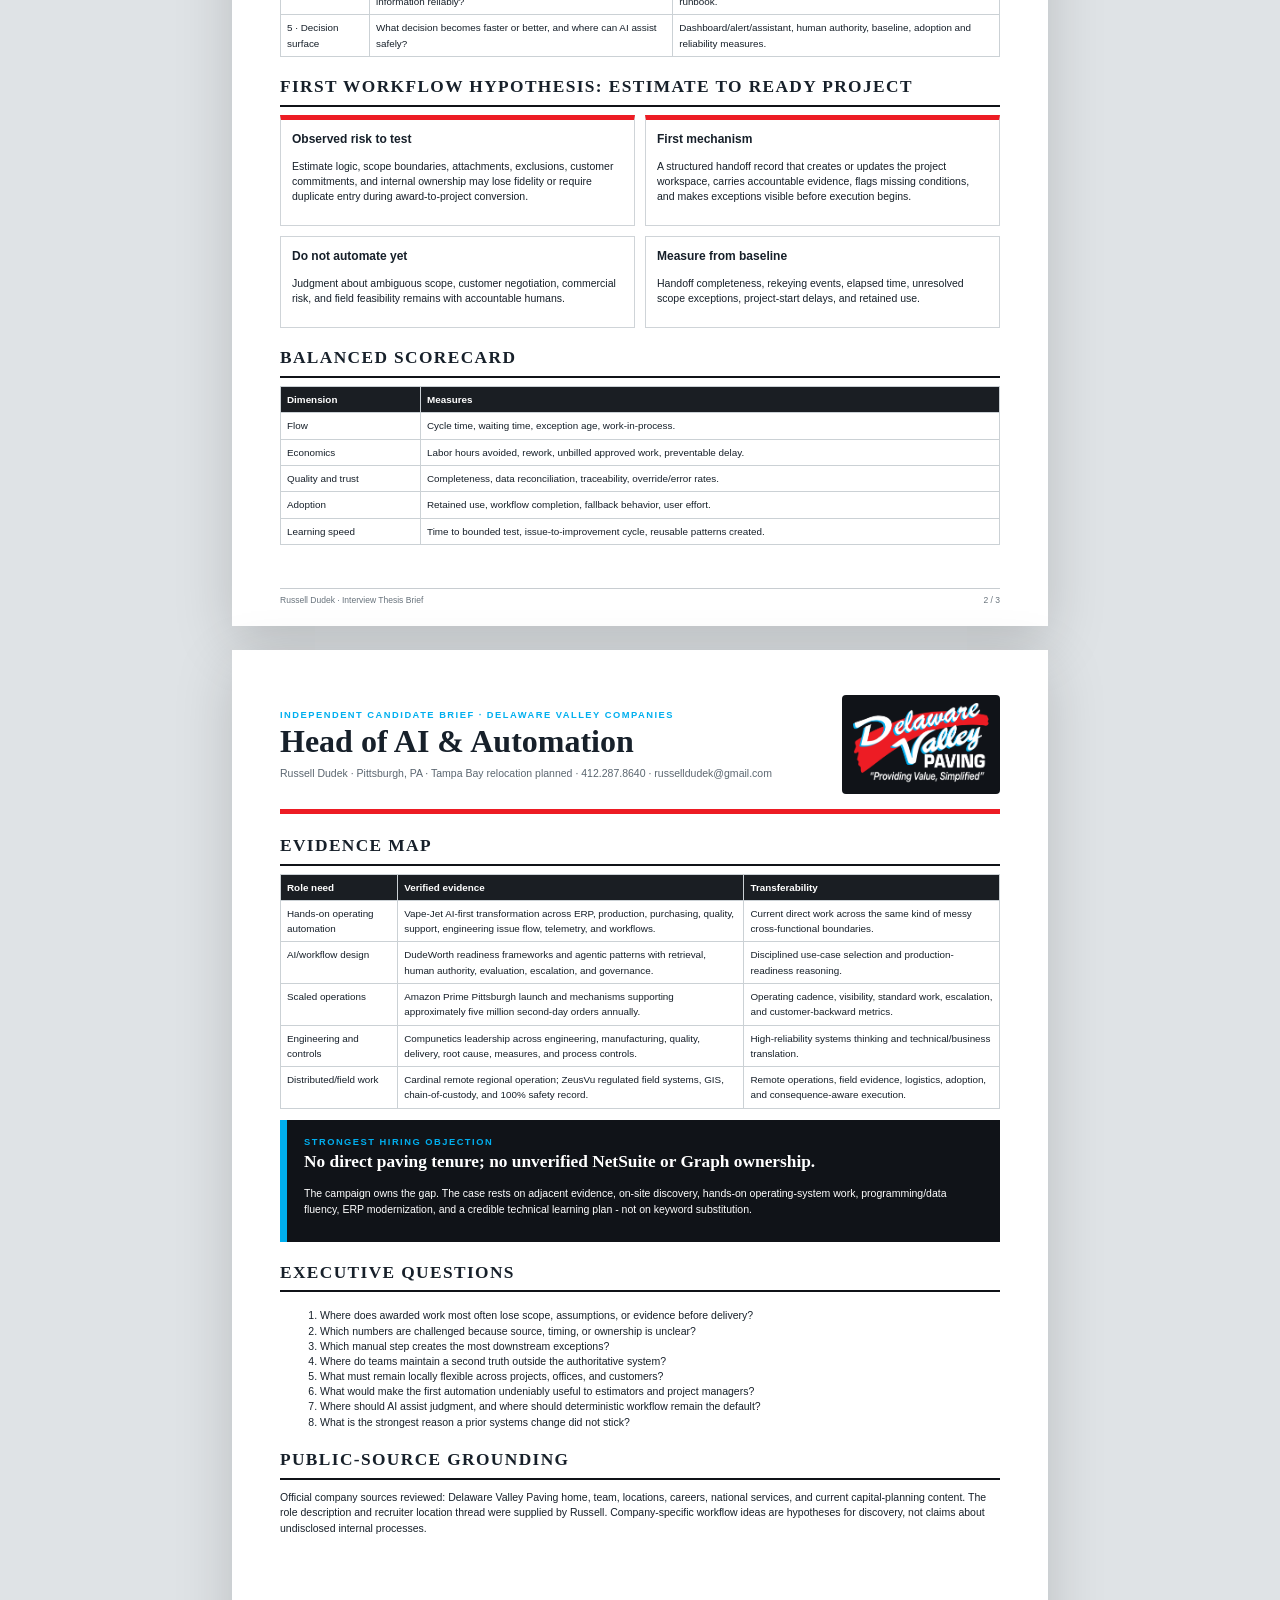
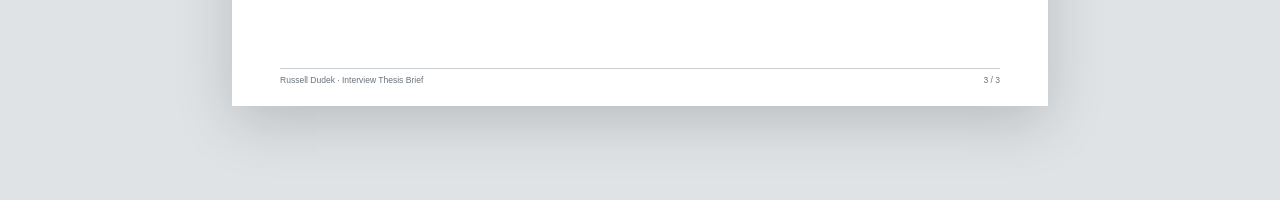
<file: interview-brief.html>
<!doctype html><html lang="en"><head><meta charset="utf-8"><meta name="viewport" content="width=device-width,initial-scale=1"><title>Interview Thesis Brief | Russell Dudek</title><meta name="author" content="Russell Dudek"><link rel="stylesheet" href="styles.css"></head><body class="document-body"><div class="document-toolbar web-only"><div class="toolbar-inner"><div class="toolbar-title">Interview Thesis Brief</div><div class="doc-actions"><a class="button light" href="index.html">Candidate vision</a><a class="button primary" href="docs/Russell-Dudek-Delaware-Valley-Interview-Brief.pdf">Download PDF</a><button class="button secondary" onclick="window.print()">Print</button></div></div></div><main class="document-wrap"><section class="print-sheet report-page"><div class="sheet-inner"><header class="report-header"><div><div class="doc-kicker">Independent candidate brief · Delaware Valley Companies</div><h1>Head of AI &amp; Automation</h1><p class="doc-subtitle">Russell Dudek · Pittsburgh, PA · Tampa Bay relocation planned · 412.287.8640 · russelldudek@gmail.com</p></div><div class="doc-logo-box"><img src="assets/brand/dvp-logo.png" alt="Delaware Valley Paving"></div></header><div class="report-callout"><div class="doc-kicker">Candidate thesis</div><strong>Make growth load-bearing.</strong><p>Build the operating layer beneath AI: field truth, explicit ownership, continuous data, governed system joints, and decision surfaces that improve the work instead of adding reporting burden.</p></div><div class="report-grid"><div class="report-card accent"><h2>Actual mandate</h2><p>Turn fragmented estimating, project, field, document, and financial workflows into a scalable operating system that removes duplicate handling, preserves scope and evidence across handoffs, and gives leaders trusted visibility.</p></div><div class="report-card accent"><h2>Why now</h2><p>The supplied role description points to rapid growth, national operations, and a first-in-function builder role. Public company materials emphasize nationwide projects, efficient operations, precise scoping, budgeting, phasing, and turnkey execution.</p></div></div><section class="doc-section"><h2>Four tensions to manage</h2><table class="mini-table"><tr><th>Tension</th><th>Operating answer</th></tr><tr><td>Quick wins vs durable foundation</td><td>Prototype narrowly; productionize only with ownership, data, controls, support, and measurable outcomes.</td></tr><tr><td>Standard core vs field variation</td><td>Standardize records, accountability, and interfaces while preserving legitimate regional, project, and customer differences.</td></tr><tr><td>Executive visibility vs frontline usefulness</td><td>Make reporting the exhaust of better work; never require a second update solely for the dashboard.</td></tr><tr><td>AI opportunity vs deterministic control</td><td>Use AI for language, ambiguity, and bounded judgment; keep rules, approvals, and financial controls deterministic where they should be.</td></tr></table></section><section class="doc-section"><h2>Stakeholder topology</h2><div class="report-grid"><div class="report-card"><h3>Executive sponsors</h3><p>President, COO, CFO, national and regional operations leadership. Their concern: scalable growth, reliable visibility, economics, and risk.</p></div><div class="report-card"><h3>Workflow owners</h3><p>Estimating, procurement, project management, closeout, AR/AP, sales, and office administration. Their concern: less chase, clearer ownership, fewer duplicate steps.</p></div><div class="report-card"><h3>Frontline users</h3><p>Construction managers, operations managers, foremen, project coordinators, and field teams. Their concern: tools that fit the work and function under real conditions.</p></div><div class="report-card"><h3>Technical ecosystem</h3><p>NetSuite, Microsoft 365, field applications, vendors, implementation partners, security, and support. Their concern: interfaces, permissions, reliability, maintainability, and change control.</p></div></div></section><div class="page-footer"><span>Russell Dudek · Interview Thesis Brief</span><span>1 / 3</span></div></div></section><section class="print-sheet report-page"><div class="sheet-inner"><header class="report-header"><div><div class="doc-kicker">Independent candidate brief · Delaware Valley Companies</div><h1>Head of AI &amp; Automation</h1><p class="doc-subtitle">Russell Dudek · Pittsburgh, PA · Tampa Bay relocation planned · 412.287.8640 · russelldudek@gmail.com</p></div><div class="doc-logo-box"><img src="assets/brand/dvp-logo.png" alt="Delaware Valley Paving"></div></header><section class="doc-section"><h2>The Load-Bearing Workflow</h2><p>Each candidate workflow is evaluated as a structure, not a tool request. All five layers must bear weight before scale.</p><table class="mini-table"><tr><th>Layer</th><th>Question</th><th>Production evidence</th></tr><tr><td>1 · Field truth</td><td>How does the work actually happen, including exceptions and informal coordination?</td><td>Observed workflow, artifacts, timing, exception examples, user burden.</td></tr><tr><td>2 · Work ownership</td><td>Who decides, approves, maintains, resolves, and owns the outcome?</td><td>Decision rights, escalation path, service owner, business outcome owner.</td></tr><tr><td>3 · Data continuity</td><td>What record is authoritative and what evidence must survive each handoff?</td><td>Required fields, source systems, quality rules, retention, traceability.</td></tr><tr><td>4 · System joints</td><td>How will NetSuite, Microsoft 365, and field tools exchange information reliably?</td><td>Interface contract, permissions, logging, retry/recovery, support runbook.</td></tr><tr><td>5 · Decision surface</td><td>What decision becomes faster or better, and where can AI assist safely?</td><td>Dashboard/alert/assistant, human authority, baseline, adoption and reliability measures.</td></tr></table></section><section class="doc-section"><h2>First workflow hypothesis: estimate to ready project</h2><div class="report-grid"><div class="report-card accent"><h3>Observed risk to test</h3><p>Estimate logic, scope boundaries, attachments, exclusions, customer commitments, and internal ownership may lose fidelity or require duplicate entry during award-to-project conversion.</p></div><div class="report-card accent"><h3>First mechanism</h3><p>A structured handoff record that creates or updates the project workspace, carries accountable evidence, flags missing conditions, and makes exceptions visible before execution begins.</p></div><div class="report-card"><h3>Do not automate yet</h3><p>Judgment about ambiguous scope, customer negotiation, commercial risk, and field feasibility remains with accountable humans.</p></div><div class="report-card"><h3>Measure from baseline</h3><p>Handoff completeness, rekeying events, elapsed time, unresolved scope exceptions, project-start delays, and retained use.</p></div></div></section><section class="doc-section"><h2>Balanced scorecard</h2><table class="mini-table"><tr><th>Dimension</th><th>Measures</th></tr><tr><td>Flow</td><td>Cycle time, waiting time, exception age, work-in-process.</td></tr><tr><td>Economics</td><td>Labor hours avoided, rework, unbilled approved work, preventable delay.</td></tr><tr><td>Quality and trust</td><td>Completeness, data reconciliation, traceability, override/error rates.</td></tr><tr><td>Adoption</td><td>Retained use, workflow completion, fallback behavior, user effort.</td></tr><tr><td>Learning speed</td><td>Time to bounded test, issue-to-improvement cycle, reusable patterns created.</td></tr></table></section><div class="page-footer"><span>Russell Dudek · Interview Thesis Brief</span><span>2 / 3</span></div></div></section><section class="print-sheet report-page"><div class="sheet-inner"><header class="report-header"><div><div class="doc-kicker">Independent candidate brief · Delaware Valley Companies</div><h1>Head of AI &amp; Automation</h1><p class="doc-subtitle">Russell Dudek · Pittsburgh, PA · Tampa Bay relocation planned · 412.287.8640 · russelldudek@gmail.com</p></div><div class="doc-logo-box"><img src="assets/brand/dvp-logo.png" alt="Delaware Valley Paving"></div></header><section class="doc-section"><h2>Evidence map</h2><table class="mini-table"><tr><th>Role need</th><th>Verified evidence</th><th>Transferability</th></tr><tr><td>Hands-on operating automation</td><td>Vape-Jet AI-first transformation across ERP, production, purchasing, quality, support, engineering issue flow, telemetry, and workflows.</td><td>Current direct work across the same kind of messy cross-functional boundaries.</td></tr><tr><td>AI/workflow design</td><td>DudeWorth readiness frameworks and agentic patterns with retrieval, human authority, evaluation, escalation, and governance.</td><td>Disciplined use-case selection and production-readiness reasoning.</td></tr><tr><td>Scaled operations</td><td>Amazon Prime Pittsburgh launch and mechanisms supporting approximately five million second-day orders annually.</td><td>Operating cadence, visibility, standard work, escalation, and customer-backward metrics.</td></tr><tr><td>Engineering and controls</td><td>Compunetics leadership across engineering, manufacturing, quality, delivery, root cause, measures, and process controls.</td><td>High-reliability systems thinking and technical/business translation.</td></tr><tr><td>Distributed/field work</td><td>Cardinal remote regional operation; ZeusVu regulated field systems, GIS, chain-of-custody, and 100% safety record.</td><td>Remote operations, field evidence, logistics, adoption, and consequence-aware execution.</td></tr></table></section><div class="report-callout"><div class="doc-kicker">Strongest hiring objection</div><strong>No direct paving tenure; no unverified NetSuite or Graph ownership.</strong><p>The campaign owns the gap. The case rests on adjacent evidence, on-site discovery, hands-on operating-system work, programming/data fluency, ERP modernization, and a credible technical learning plan - not on keyword substitution.</p></div><section class="doc-section"><h2>Executive questions</h2><ol><li>Where does awarded work most often lose scope, assumptions, or evidence before delivery?</li><li>Which numbers are challenged because source, timing, or ownership is unclear?</li><li>Which manual step creates the most downstream exceptions?</li><li>Where do teams maintain a second truth outside the authoritative system?</li><li>What must remain locally flexible across projects, offices, and customers?</li><li>What would make the first automation undeniably useful to estimators and project managers?</li><li>Where should AI assist judgment, and where should deterministic workflow remain the default?</li><li>What is the strongest reason a prior systems change did not stick?</li></ol></section><section class="doc-section"><h2>Public-source grounding</h2><p>Official company sources reviewed: Delaware Valley Paving home, team, locations, careers, national services, and current capital-planning content. The role description and recruiter location thread were supplied by Russell. Company-specific workflow ideas are hypotheses for discovery, not claims about undisclosed internal processes.</p></section><div class="page-footer"><span>Russell Dudek · Interview Thesis Brief</span><span>3 / 3</span></div></div></section></main></body></html>
</file>
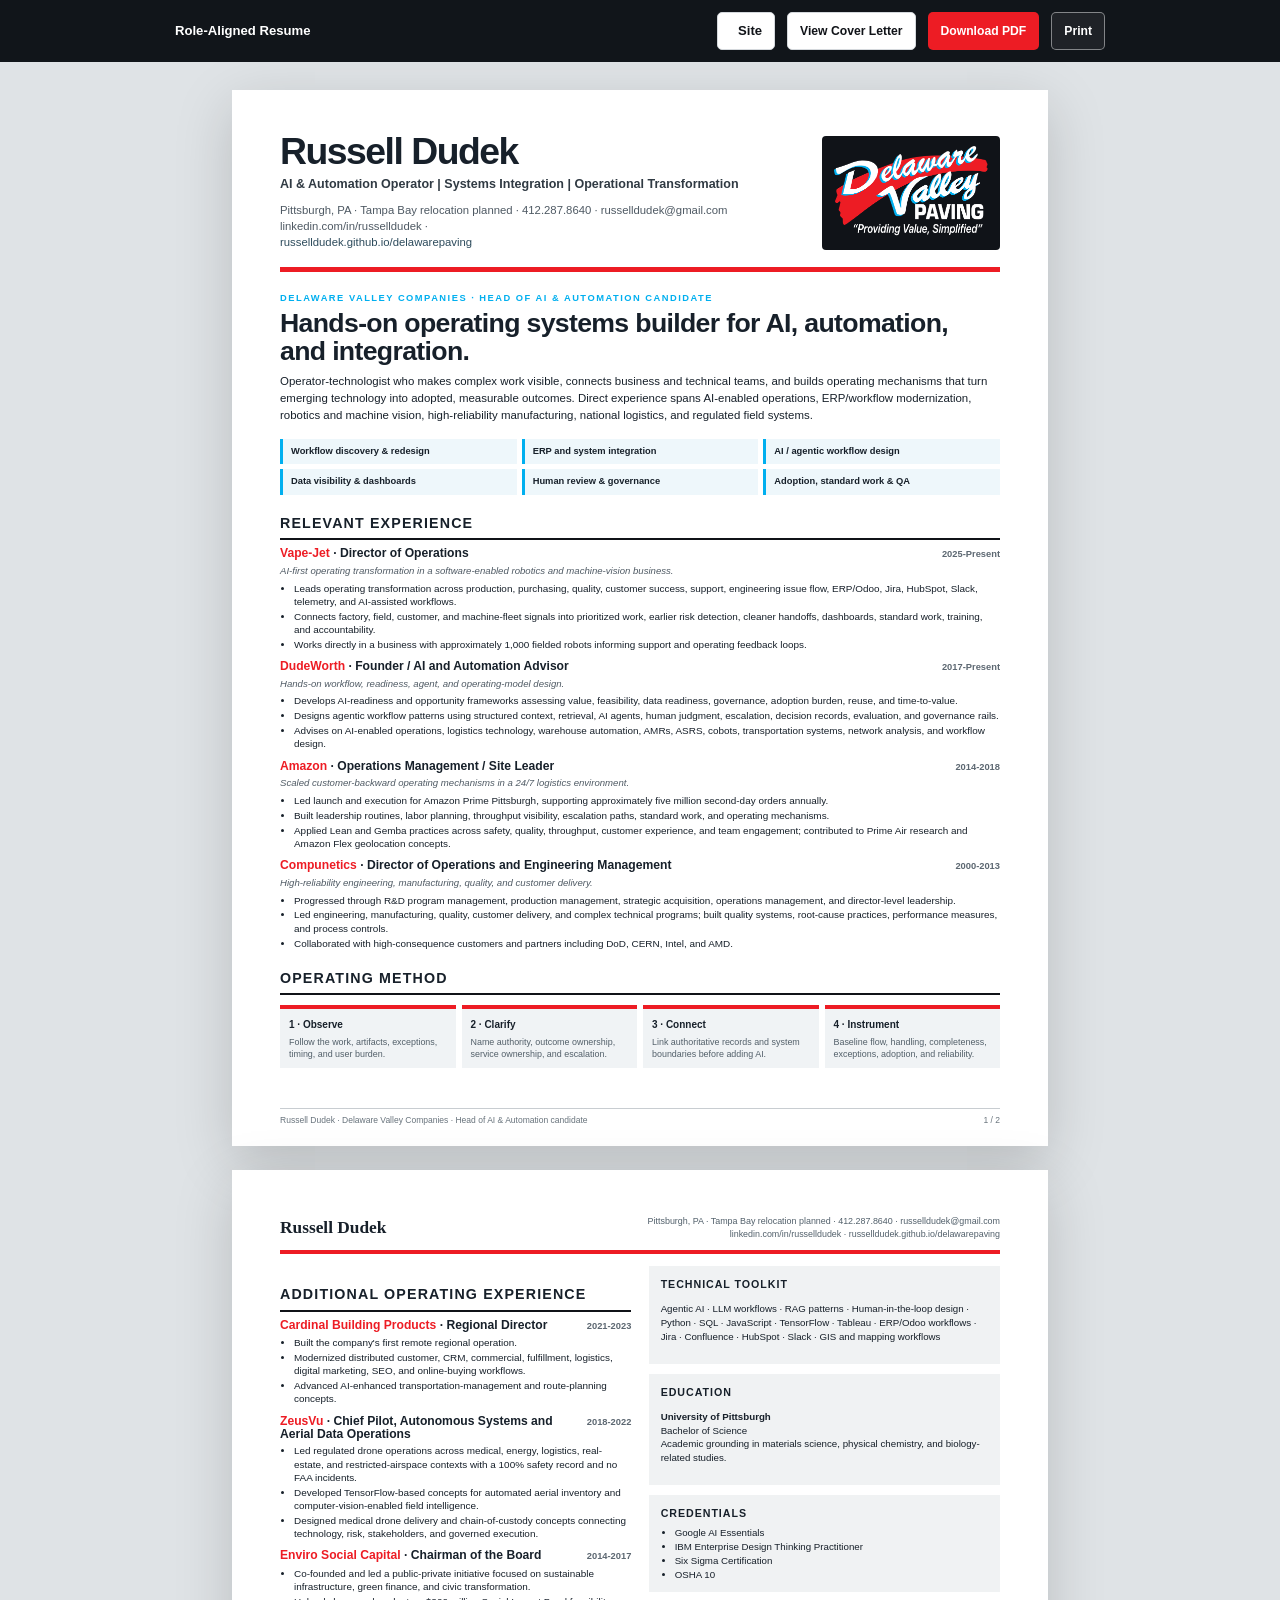
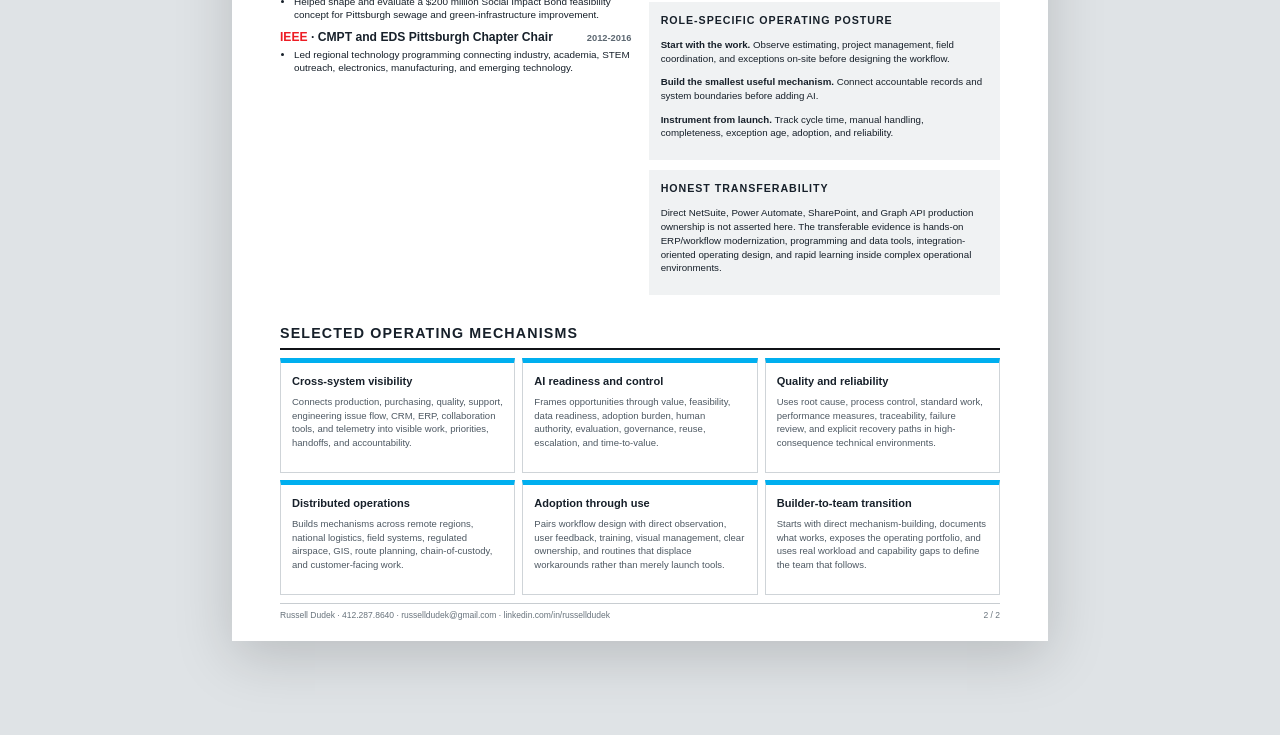
<file: resume.html>
<!doctype html><html lang="en"><head><meta charset="utf-8"><meta name="viewport" content="width=device-width,initial-scale=1"><title>Role-Aligned Resume | Russell Dudek</title><meta name="author" content="Russell Dudek"><link rel="stylesheet" href="styles.css"></head><body class="document-body"><div class="document-toolbar web-only"><div class="toolbar-inner"><div class="toolbar-title">Role-Aligned Resume</div><div class="doc-actions"><a class="button light" href="index.html">Site</a><a class="button light" href="cover-letter.html">View Cover Letter</a><a class="button primary" href="docs/Russell-Dudek-Delaware-Valley-Resume.pdf">Download PDF</a><button class="button secondary" onclick="window.print()">Print</button></div></div></div><main class="document-wrap"><section class="print-sheet"><div class="sheet-inner"><header class="document-header"><div><div class="candidate-name">Russell Dudek</div><div class="candidate-role">AI & Automation Operator | Systems Integration | Operational Transformation</div><div class="contact-line">Pittsburgh, PA · Tampa Bay relocation planned · <a href="tel:+14122878640">412.287.8640</a> · <a href="mailto:russelldudek@gmail.com">russelldudek@gmail.com</a><br><a href="https://www.linkedin.com/in/russelldudek">linkedin.com/in/russelldudek</a> · <a href="https://russelldudek.github.io/delawarepaving/">russelldudek.github.io/delawarepaving</a></div></div><div class="doc-logo-box"><img src="assets/brand/dvp-logo.png" alt="Delaware Valley Paving"></div></header><section class="doc-section"><div class="doc-kicker">Delaware Valley Companies · Head of AI &amp; Automation candidate</div><h1 class="doc-title">Hands-on operating systems builder for AI, automation, and integration.</h1><p class="summary">Operator-technologist who makes complex work visible, connects business and technical teams, and builds operating mechanisms that turn emerging technology into adopted, measurable outcomes. Direct experience spans AI-enabled operations, ERP/workflow modernization, robotics and machine vision, high-reliability manufacturing, national logistics, and regulated field systems.</p></section><div class="capability-strip"><div class="capability">Workflow discovery &amp; redesign</div><div class="capability">ERP and system integration</div><div class="capability">AI / agentic workflow design</div><div class="capability">Data visibility &amp; dashboards</div><div class="capability">Human review &amp; governance</div><div class="capability">Adoption, standard work &amp; QA</div></div><section class="doc-section"><h2>Relevant Experience</h2><div class="experience"><div class="experience-head"><h3><span class="org">Vape-Jet</span> · Director of Operations</h3><span class="dates">2025-Present</span></div><p class="role-note">AI-first operating transformation in a software-enabled robotics and machine-vision business.</p><ul><li>Leads operating transformation across production, purchasing, quality, customer success, support, engineering issue flow, ERP/Odoo, Jira, HubSpot, Slack, telemetry, and AI-assisted workflows.</li><li>Connects factory, field, customer, and machine-fleet signals into prioritized work, earlier risk detection, cleaner handoffs, dashboards, standard work, training, and accountability.</li><li>Works directly in a business with approximately 1,000 fielded robots informing support and operating feedback loops.</li></ul></div><div class="experience"><div class="experience-head"><h3><span class="org">DudeWorth</span> · Founder / AI and Automation Advisor</h3><span class="dates">2017-Present</span></div><p class="role-note">Hands-on workflow, readiness, agent, and operating-model design.</p><ul><li>Develops AI-readiness and opportunity frameworks assessing value, feasibility, data readiness, governance, adoption burden, reuse, and time-to-value.</li><li>Designs agentic workflow patterns using structured context, retrieval, AI agents, human judgment, escalation, decision records, evaluation, and governance rails.</li><li>Advises on AI-enabled operations, logistics technology, warehouse automation, AMRs, ASRS, cobots, transportation systems, network analysis, and workflow design.</li></ul></div><div class="experience"><div class="experience-head"><h3><span class="org">Amazon</span> · Operations Management / Site Leader</h3><span class="dates">2014-2018</span></div><p class="role-note">Scaled customer-backward operating mechanisms in a 24/7 logistics environment.</p><ul><li>Led launch and execution for Amazon Prime Pittsburgh, supporting approximately five million second-day orders annually.</li><li>Built leadership routines, labor planning, throughput visibility, escalation paths, standard work, and operating mechanisms.</li><li>Applied Lean and Gemba practices across safety, quality, throughput, customer experience, and team engagement; contributed to Prime Air research and Amazon Flex geolocation concepts.</li></ul></div><div class="experience"><div class="experience-head"><h3><span class="org">Compunetics</span> · Director of Operations and Engineering Management</h3><span class="dates">2000-2013</span></div><p class="role-note">High-reliability engineering, manufacturing, quality, and customer delivery.</p><ul><li>Progressed through R&amp;D program management, production management, strategic acquisition, operations management, and director-level leadership.</li><li>Led engineering, manufacturing, quality, customer delivery, and complex technical programs; built quality systems, root-cause practices, performance measures, and process controls.</li><li>Collaborated with high-consequence customers and partners including DoD, CERN, Intel, and AMD.</li></ul></div></section><section class="doc-section"><h2>Operating Method</h2><div class="method-band"><div class="method-step"><b>1 · Observe</b><span>Follow the work, artifacts, exceptions, timing, and user burden.</span></div><div class="method-step"><b>2 · Clarify</b><span>Name authority, outcome ownership, service ownership, and escalation.</span></div><div class="method-step"><b>3 · Connect</b><span>Link authoritative records and system boundaries before adding AI.</span></div><div class="method-step"><b>4 · Instrument</b><span>Baseline flow, handling, completeness, exceptions, adoption, and reliability.</span></div></div></section><div class="page-footer"><span>Russell Dudek · Delaware Valley Companies · Head of AI &amp; Automation candidate</span><span>1 / 2</span></div></div></section><section class="print-sheet"><div class="sheet-inner"><div class="resume-page2-header"><strong>Russell Dudek</strong><span>Pittsburgh, PA · Tampa Bay relocation planned · 412.287.8640 · russelldudek@gmail.com<br>linkedin.com/in/russelldudek · russelldudek.github.io/delawarepaving</span></div><div class="doc-grid-2"><div><section class="doc-section"><h2>Additional Operating Experience</h2><div class="experience"><div class="experience-head"><h3><span class="org">Cardinal Building Products</span> · Regional Director</h3><span class="dates">2021-2023</span></div><ul><li>Built the company's first remote regional operation.</li><li>Modernized distributed customer, CRM, commercial, fulfillment, logistics, digital marketing, SEO, and online-buying workflows.</li><li>Advanced AI-enhanced transportation-management and route-planning concepts.</li></ul></div><div class="experience"><div class="experience-head"><h3><span class="org">ZeusVu</span> · Chief Pilot, Autonomous Systems and Aerial Data Operations</h3><span class="dates">2018-2022</span></div><ul><li>Led regulated drone operations across medical, energy, logistics, real-estate, and restricted-airspace contexts with a 100% safety record and no FAA incidents.</li><li>Developed TensorFlow-based concepts for automated aerial inventory and computer-vision-enabled field intelligence.</li><li>Designed medical drone delivery and chain-of-custody concepts connecting technology, risk, stakeholders, and governed execution.</li></ul></div><div class="experience"><div class="experience-head"><h3><span class="org">Enviro Social Capital</span> · Chairman of the Board</h3><span class="dates">2014-2017</span></div><ul><li>Co-founded and led a public-private initiative focused on sustainable infrastructure, green finance, and civic transformation.</li><li>Helped shape and evaluate a $200 million Social Impact Bond feasibility concept for Pittsburgh sewage and green-infrastructure improvement.</li></ul></div><div class="experience"><div class="experience-head"><h3><span class="org">IEEE</span> · CMPT and EDS Pittsburgh Chapter Chair</h3><span class="dates">2012-2016</span></div><ul><li>Led regional technology programming connecting industry, academia, STEM outreach, electronics, manufacturing, and emerging technology.</li></ul></div></section></div><aside><div class="sidebar-box"><h3>Technical toolkit</h3><p>Agentic AI · LLM workflows · RAG patterns · Human-in-the-loop design · Python · SQL · JavaScript · TensorFlow · Tableau · ERP/Odoo workflows · Jira · Confluence · HubSpot · Slack · GIS and mapping workflows</p></div><div class="sidebar-box"><h3>Education</h3><p><strong>University of Pittsburgh</strong><br>Bachelor of Science<br>Academic grounding in materials science, physical chemistry, and biology-related studies.</p></div><div class="sidebar-box"><h3>Credentials</h3><ul><li>Google AI Essentials</li><li>IBM Enterprise Design Thinking Practitioner</li><li>Six Sigma Certification</li><li>OSHA 10</li></ul></div><div class="sidebar-box"><h3>Role-specific operating posture</h3><p><strong>Start with the work.</strong> Observe estimating, project management, field coordination, and exceptions on-site before designing the workflow.</p><p><strong>Build the smallest useful mechanism.</strong> Connect accountable records and system boundaries before adding AI.</p><p><strong>Instrument from launch.</strong> Track cycle time, manual handling, completeness, exception age, adoption, and reliability.</p></div><div class="sidebar-box"><h3>Honest transferability</h3><p>Direct NetSuite, Power Automate, SharePoint, and Graph API production ownership is not asserted here. The transferable evidence is hands-on ERP/workflow modernization, programming and data tools, integration-oriented operating design, and rapid learning inside complex operational environments.</p></div></aside></div><section class="doc-section"><h2>Selected Operating Mechanisms</h2><div class="mechanism-grid"><div class="mechanism-item"><h3>Cross-system visibility</h3><p>Connects production, purchasing, quality, support, engineering issue flow, CRM, ERP, collaboration tools, and telemetry into visible work, priorities, handoffs, and accountability.</p></div><div class="mechanism-item"><h3>AI readiness and control</h3><p>Frames opportunities through value, feasibility, data readiness, adoption burden, human authority, evaluation, governance, reuse, escalation, and time-to-value.</p></div><div class="mechanism-item"><h3>Quality and reliability</h3><p>Uses root cause, process control, standard work, performance measures, traceability, failure review, and explicit recovery paths in high-consequence technical environments.</p></div><div class="mechanism-item"><h3>Distributed operations</h3><p>Builds mechanisms across remote regions, national logistics, field systems, regulated airspace, GIS, route planning, chain-of-custody, and customer-facing work.</p></div><div class="mechanism-item"><h3>Adoption through use</h3><p>Pairs workflow design with direct observation, user feedback, training, visual management, clear ownership, and routines that displace workarounds rather than merely launch tools.</p></div><div class="mechanism-item"><h3>Builder-to-team transition</h3><p>Starts with direct mechanism-building, documents what works, exposes the operating portfolio, and uses real workload and capability gaps to define the team that follows.</p></div></div></section><div class="page-footer"><span>Russell Dudek · 412.287.8640 · russelldudek@gmail.com · linkedin.com/in/russelldudek</span><span>2 / 2</span></div></div></section></main></body></html>
</file>
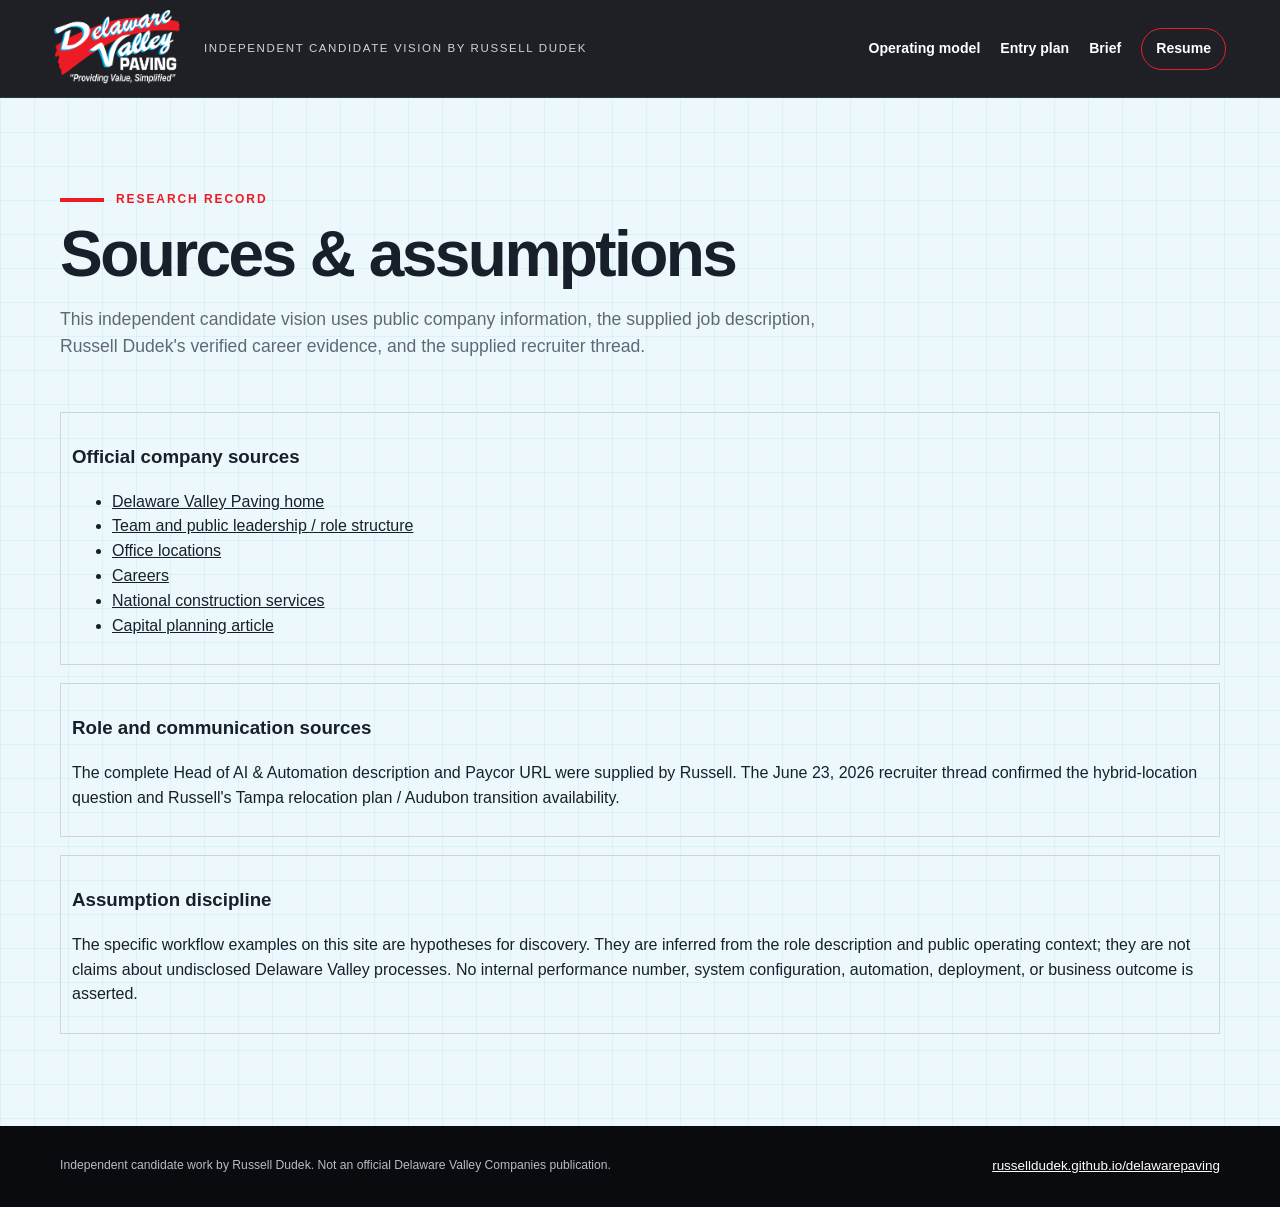
<file: sources.html>
<!doctype html><html lang="en"><head><meta charset="utf-8"><meta name="viewport" content="width=device-width,initial-scale=1"><title>Sources & Assumptions | Delaware Valley Candidate Vision</title><link rel="stylesheet" href="styles.css"></head><body><a class="skip-link" href="#main">Skip to content</a><nav class="site-nav" aria-label="Primary"><div class="nav-inner"><a href="index.html"><img class="nav-logo" src="assets/brand/dvp-logo.png" alt="Delaware Valley Paving"></a><div class="nav-kicker">Independent candidate vision by Russell Dudek</div><div class="nav-links"><a href="index.html#model">Operating model</a><a href="120-day-plan.html">Entry plan</a><a href="interview-brief.html">Brief</a><a class="nav-cta" href="resume.html">Resume</a></div></div></nav><main id="main"><section class="section blueprint"><div class="section-inner"><div class="section-intro"><div class="section-label">Research record</div><h2>Sources &amp; assumptions</h2><p>This independent candidate vision uses public company information, the supplied job description, Russell Dudek's verified career evidence, and the supplied recruiter thread.</p></div><div class="report-card"><h3>Official company sources</h3><ul><li><a href="https://www.delawarevalleypaving.com/">Delaware Valley Paving home</a></li><li><a href="https://www.delawarevalleypaving.com/team/">Team and public leadership / role structure</a></li><li><a href="https://www.delawarevalleypaving.com/locations/">Office locations</a></li><li><a href="https://www.delawarevalleypaving.com/careers/">Careers</a></li><li><a href="https://dvpnational.com/">National construction services</a></li><li><a href="https://www.delawarevalleypaving.com/building-smarter-budgets-scopes-setting-capital-projects-up-for-success/">Capital planning article</a></li></ul></div><div class="report-card" style="margin-top:18px"><h3>Role and communication sources</h3><p>The complete Head of AI &amp; Automation description and Paycor URL were supplied by Russell. The June 23, 2026 recruiter thread confirmed the hybrid-location question and Russell's Tampa relocation plan / Audubon transition availability.</p></div><div class="report-card" style="margin-top:18px"><h3>Assumption discipline</h3><p>The specific workflow examples on this site are hypotheses for discovery. They are inferred from the role description and public operating context; they are not claims about undisclosed Delaware Valley processes. No internal performance number, system configuration, automation, deployment, or business outcome is asserted.</p></div></div></section></main><footer class="footer"><div class="footer-inner"><span>Independent candidate work by Russell Dudek. Not an official Delaware Valley Companies publication.</span><span><a href="index.html">russelldudek.github.io/delawarepaving</a></span></div></footer></body></html>
</file>
<file: styles.css>
@import url("brand-tokens.css");
*{box-sizing:border-box}html{scroll-behavior:smooth}body{margin:0;background:var(--aggregate-075);color:var(--ink);font-family:"Noto Sans",Roboto,"Liberation Sans",Arial,sans-serif;line-height:1.55;-webkit-font-smoothing:antialiased}a{color:inherit}img{max-width:100%;display:block}button{font:inherit}.skip-link{position:absolute;left:-999px;top:0}.skip-link:focus{left:12px;top:12px;z-index:999;padding:10px 14px;background:#fff;color:#000;border:3px solid var(--dvp-blue)}
.site-nav{position:sticky;top:0;z-index:40;background:rgba(16,19,24,.94);backdrop-filter:blur(12px);border-bottom:1px solid rgba(255,255,255,.11)}.nav-inner{max-width:1220px;margin:auto;min-height:74px;padding:10px 24px;display:flex;align-items:center;gap:24px}.nav-logo{width:126px;min-width:126px}.nav-kicker{font-size:.72rem;letter-spacing:.14em;text-transform:uppercase;color:#cfd4d9}.nav-links{margin-left:auto;display:flex;gap:20px;align-items:center}.nav-links a{color:#fff;text-decoration:none;font-size:.88rem;font-weight:700}.nav-links a:hover,.nav-links a:focus{color:var(--dvp-blue)}.nav-cta{border:1px solid var(--dvp-red);padding:9px 14px;border-radius:999px}
.hero{position:relative;overflow:hidden;background:linear-gradient(115deg,rgba(16,19,24,.98) 0%,rgba(16,19,24,.93) 50%,rgba(16,19,24,.70) 100%),url('assets/brand/dvp-truck.jpg') center 42%/cover;min-height:760px;color:#fff}.hero::after{content:"";position:absolute;inset:auto 0 0;height:16px;background:repeating-linear-gradient(90deg,var(--dvp-red) 0 48px,transparent 48px 64px,var(--dvp-blue) 64px 112px,transparent 112px 128px)}.hero-grid{position:relative;z-index:2;max-width:1220px;margin:auto;padding:74px 24px 86px;display:grid;grid-template-columns:minmax(0,1.02fr) minmax(460px,.98fr);gap:56px;align-items:center}.employer-lockup{display:flex;align-items:center;gap:18px;margin-bottom:30px}.employer-lockup img{width:190px}.employer-lockup-text{border-left:1px solid rgba(255,255,255,.35);padding-left:18px}.eyebrow{margin:0 0 8px;color:var(--dvp-blue);font-size:.76rem;letter-spacing:.18em;text-transform:uppercase;font-weight:800}.employer-lockup-text strong{display:block;font-size:.84rem}.employer-lockup-text span{display:block;color:#cbd0d5;font-size:.8rem}.hero h1,.display{font-family:"Noto Sans Display","Roboto Condensed","Arial Narrow",sans-serif;font-stretch:condensed;letter-spacing:-.045em;line-height:.92}.hero h1{font-size:clamp(4.4rem,8.2vw,7.8rem);margin:0 0 24px;max-width:760px}.hero h1 span{color:var(--dvp-red)}.hero-lede{font-size:1.18rem;max-width:650px;color:#e5e8eb;margin:0 0 28px}.hero-actions,.doc-actions{display:flex;gap:12px;flex-wrap:wrap}.button{display:inline-flex;align-items:center;justify-content:center;gap:8px;border-radius:5px;padding:13px 18px;text-decoration:none;font-weight:800;border:1px solid transparent}.button.primary{background:var(--dvp-red);color:#fff}.button.secondary{border-color:rgba(255,255,255,.45);color:#fff;background:rgba(255,255,255,.06)}.button.light{background:#fff;color:var(--asphalt-950);border-color:#d4d8dc}.button.dark{background:var(--asphalt-950);color:#fff}.button:hover,.button:focus{transform:translateY(-2px)}.location-note{margin-top:24px;color:#cdd2d7;font-size:.88rem}.location-note b{color:#fff}
.load-rig{background:rgba(13,16,20,.86);border:1px solid rgba(255,255,255,.18);border-radius:18px;padding:18px;box-shadow:0 30px 90px rgba(0,0,0,.32)}.rig-header{display:flex;justify-content:space-between;align-items:start;gap:12px;padding:5px 6px 14px}.rig-title{font-weight:900}.rig-status{font-size:.72rem;color:var(--signal-amber);text-transform:uppercase;letter-spacing:.12em}.road-window{position:relative;height:405px;border-radius:11px;overflow:hidden;background:#d9eef6;border:1px solid rgba(255,255,255,.16)}.sky-label{position:absolute;top:10px;left:14px;color:#16475b;font-size:.68rem;text-transform:uppercase;letter-spacing:.13em;font-weight:800}.road-surface{position:absolute;top:76px;left:0;right:0;height:34px;background:#1c2127;border-top:4px solid #4a5159}.lane-line{position:absolute;top:91px;left:-20%;width:140%;height:5px;background:repeating-linear-gradient(90deg,transparent 0 42px,#fff 42px 86px,transparent 86px 128px);opacity:.75}.roller{position:absolute;z-index:5;top:26px;left:4%;width:110px;height:66px;animation:compact-pass 8s ease-in-out infinite}.roller-body{position:absolute;left:25px;top:0;width:64px;height:33px;background:var(--dvp-red);border-radius:8px 10px 3px 3px}.roller-cab{position:absolute;left:36px;top:-18px;width:33px;height:24px;background:var(--dvp-blue);clip-path:polygon(12% 100%,26% 0,100% 0,100% 100%)}.roller-drum{position:absolute;left:2px;top:30px;width:45px;height:34px;border-radius:50%;background:#69737d;border:5px solid #2e343b}.roller-wheel{position:absolute;right:2px;top:35px;width:29px;height:29px;border-radius:50%;background:#20252b;border:5px solid #6e7882}.layer{position:absolute;left:0;right:0;display:grid;grid-template-columns:136px 1fr 34px;align-items:center;padding:0 14px;color:#fff;font-size:.75rem;font-weight:800;transition:filter .35s,opacity .35s}.layer em{font-style:normal;font-weight:500;opacity:.85;font-size:.68rem}.layer .health{width:12px;height:12px;border-radius:50%;justify-self:end;background:#6f7a84;box-shadow:0 0 0 5px rgba(255,255,255,.09)}.layer[data-state="ready"] .health{background:#47d17c}.layer[data-state="risk"] .health{background:var(--signal-amber)}.layer[data-state="void"] .health{background:var(--dvp-red);animation:danger-pulse 1.6s ease-in-out infinite}.layer-1{top:110px;height:52px;background:#30373f}.layer-2{top:162px;height:56px;background:#3e4852}.layer-3{top:218px;height:59px;background:#56626d}.layer-4{top:277px;height:62px;background:#687786}.layer-5{top:339px;height:66px;background:#715849}.aggregate{position:absolute;inset:0;opacity:.18;background-image:radial-gradient(circle at 12% 30%,#fff 0 2px,transparent 3px),radial-gradient(circle at 67% 62%,#fff 0 1.5px,transparent 2.5px),radial-gradient(circle at 88% 18%,#fff 0 1px,transparent 2px);background-size:44px 38px}.void{position:absolute;width:16px;height:9px;border-radius:50%;background:#111;opacity:.72;animation:void-breathe 2.2s ease-in-out infinite}.void.v1{left:42%;top:130px}.void.v2{left:73%;top:188px;animation-delay:.4s}.void.v3{left:58%;top:247px;animation-delay:.8s}.void.v4{left:81%;top:309px;animation-delay:1.2s}.rig-readout{padding:14px 8px 4px;display:grid;grid-template-columns:1fr auto;gap:12px;align-items:end}.rig-readout strong{display:block;font-size:.92rem}.rig-readout span{color:#bac1c8;font-size:.76rem}.load-score{font-family:"Noto Sans Display",sans-serif;font-size:2.15rem;font-weight:900;color:var(--signal-amber);line-height:1}.scenario-buttons{display:flex;gap:8px;flex-wrap:wrap;margin-top:12px}.scenario-buttons button{border:1px solid rgba(255,255,255,.18);background:#232931;color:#dce1e5;border-radius:999px;padding:8px 11px;font-size:.72rem;font-weight:800;cursor:pointer}.scenario-buttons button[aria-pressed="true"]{background:var(--dvp-blue);color:#081117;border-color:var(--dvp-blue)}
.section{padding:92px 24px}.section.dark{background:var(--asphalt-950);color:#fff}.section.red{background:var(--dvp-red);color:#fff}.section.blueprint{background-color:#edf8fc;background-image:linear-gradient(rgba(0,175,239,.08) 1px,transparent 1px),linear-gradient(90deg,rgba(0,175,239,.08) 1px,transparent 1px);background-size:34px 34px}.section-inner{max-width:1160px;margin:auto}.section-intro{max-width:800px;margin-bottom:52px}.section-label{display:flex;align-items:center;gap:12px;text-transform:uppercase;letter-spacing:.16em;font-size:.75rem;font-weight:900;color:var(--dvp-red)}.dark .section-label,.red .section-label{color:var(--dvp-blue)}.section-label::before{content:"";width:44px;height:4px;background:currentColor}.section h2{font-family:"Noto Sans Display","Roboto Condensed",sans-serif;font-size:clamp(2.8rem,5vw,5rem);letter-spacing:-.04em;line-height:.98;margin:14px 0 20px}.section-intro p{font-size:1.1rem;color:var(--muted)}.dark .section-intro p,.red .section-intro p{color:rgba(255,255,255,.78)}
.mandate-grid{display:grid;grid-template-columns:1.1fr .9fr;gap:44px;align-items:start}.mandate-statement{font-family:"Noto Sans Display",sans-serif;font-size:clamp(2rem,4vw,3.5rem);line-height:1.08;letter-spacing:-.035em;font-weight:800}.mandate-statement em{font-style:normal;color:var(--dvp-red)}.pressure-rail{border-left:5px solid var(--asphalt-950)}.pressure{padding:20px 24px;border-bottom:1px solid #d9dde1}.pressure b{display:block;font-size:1rem;margin-bottom:6px}.pressure span{color:var(--muted);font-size:.9rem}
.tension-field{display:grid;gap:20px}.tension{display:grid;grid-template-columns:1fr 64px 1fr;align-items:center;background:#fff;color:var(--ink);border-radius:12px;padding:20px;box-shadow:0 12px 35px rgba(0,0,0,.12)}.tension-side{font-family:"Noto Sans Display",sans-serif;font-size:1.45rem;font-weight:800}.tension-side:last-child{text-align:right}.tension-joint{height:4px;background:linear-gradient(90deg,var(--dvp-red),var(--signal-amber),var(--dvp-blue));position:relative}.tension-joint::after{content:"";position:absolute;width:13px;height:13px;border-radius:50%;background:#fff;border:4px solid var(--asphalt-950);left:50%;top:50%;transform:translate(-50%,-50%)}.tension-note{grid-column:1/-1;color:var(--muted);font-size:.83rem;padding-top:10px}
.system-shell{display:grid;grid-template-columns:minmax(0,1.2fr) minmax(310px,.8fr);gap:28px}.layer-stack{background:var(--asphalt-950);color:#fff;border-radius:18px;overflow:hidden;box-shadow:var(--shadow)}.stack-head{padding:24px 26px;border-bottom:1px solid rgba(255,255,255,.13);display:flex;justify-content:space-between;gap:20px}.stack-head h3{margin:0;font-size:1.15rem}.stack-head span{font-size:.76rem;color:#b7c0c8}.stack-layer{position:relative;display:grid;grid-template-columns:52px 1fr auto;gap:16px;align-items:center;padding:22px 26px;border-bottom:1px solid rgba(255,255,255,.1);transition:background .3s,transform .3s}.stack-layer::before{content:attr(data-index);width:36px;height:36px;border-radius:50%;display:grid;place-items:center;background:rgba(255,255,255,.08);font-weight:900;color:var(--dvp-blue)}.stack-layer h4{margin:0 0 5px;font-size:1rem}.stack-layer p{margin:0;color:#bfc6cc;font-size:.82rem}.stack-layer .layer-decision{font-size:.72rem;font-weight:900;text-transform:uppercase;letter-spacing:.08em;color:#9fa9b1}.stack-layer.active{background:linear-gradient(90deg,rgba(237,28,36,.23),rgba(0,175,239,.12));transform:translateX(5px)}.stack-layer.active .layer-decision{color:var(--signal-amber)}.scenario-panel{background:#fff;border-radius:18px;padding:25px;box-shadow:var(--shadow)}.scenario-panel h3{margin:0 0 10px;font-size:1.2rem}.scenario-panel .scenario-problem{color:var(--muted);font-size:.9rem;min-height:76px}.scenario-route{border-top:1px solid #e2e5e8;padding-top:16px;margin-top:16px}.scenario-route strong{display:block;color:var(--dvp-red);font-size:.72rem;letter-spacing:.12em;text-transform:uppercase;margin-bottom:5px}.scenario-route p{margin:0;font-weight:800}.scenario-metrics{margin:18px 0 0;padding:0;list-style:none}.scenario-metrics li{padding:9px 0;border-bottom:1px solid #e8eaec;font-size:.82rem}.scenario-metrics li::before{content:"+";color:var(--dvp-blue);font-weight:900;margin-right:8px}
.scorecard{display:grid;grid-template-columns:repeat(3,1fr);gap:1px;background:#cad0d5;border:1px solid #cad0d5}.metric{background:#fff;padding:24px;min-height:190px}.metric .metric-no{color:var(--dvp-blue);font-weight:900;font-size:.75rem}.metric h3{font-family:"Noto Sans Display",sans-serif;margin:8px 0;font-size:1.45rem}.metric p{color:var(--muted);font-size:.84rem}.metric .measure{display:block;margin-top:16px;padding-top:12px;border-top:3px solid var(--asphalt-950);font-size:.76rem;font-weight:800}
.evidence-road{position:relative;display:grid;grid-template-columns:1fr 1fr;gap:30px 60px}.evidence-road::before{content:"";position:absolute;left:50%;top:0;bottom:0;width:6px;background:repeating-linear-gradient(to bottom,var(--aggregate-300) 0 26px,transparent 26px 44px);transform:translateX(-50%)}.evidence-item{background:#fff;color:var(--ink);border-radius:12px;padding:24px;position:relative}.evidence-item::after{content:"";position:absolute;top:30px;width:24px;height:5px;background:var(--dvp-red)}.evidence-item:nth-child(odd)::after{right:-24px}.evidence-item:nth-child(even)::after{left:-24px}.evidence-item:nth-child(even){margin-top:68px}.evidence-item h3{margin:0 0 8px}.evidence-item p{margin:0;color:var(--muted);font-size:.86rem}.evidence-item .proof-tag{color:var(--dvp-red);font-size:.7rem;text-transform:uppercase;letter-spacing:.12em;font-weight:900;margin-bottom:7px}
.timeline{display:grid;grid-template-columns:repeat(4,1fr);border-top:7px solid var(--asphalt-950)}.phase{padding:26px 20px 10px;border-right:1px solid #cdd2d6;position:relative}.phase::before{content:"";position:absolute;top:-15px;left:20px;width:22px;height:22px;border-radius:50%;background:var(--dvp-red);border:5px solid #fff}.phase .days{font-size:.74rem;text-transform:uppercase;letter-spacing:.13em;font-weight:900;color:var(--dvp-blue)}.phase h3{font-family:"Noto Sans Display",sans-serif;font-size:1.45rem;margin:10px 0}.phase ul{padding-left:18px;font-size:.82rem;color:var(--muted)}
.objection{display:grid;grid-template-columns:.8fr 1.2fr;gap:48px;align-items:center}.objection-q{font-family:"Noto Sans Display",sans-serif;font-size:clamp(2.2rem,4vw,4rem);font-weight:900;line-height:1.02}.objection-a{border-left:5px solid var(--dvp-blue);padding-left:26px}.objection-a p{color:rgba(255,255,255,.78)}.objection-a strong{color:#fff}
.question-roadmap{counter-reset:q;display:grid;grid-template-columns:1fr 1fr;gap:16px}.exec-question{counter-increment:q;background:#fff;border-left:7px solid var(--dvp-red);padding:20px 22px;font-weight:800}.exec-question::before{content:"0" counter(q);display:block;color:var(--dvp-blue);font-size:.72rem;letter-spacing:.15em;margin-bottom:8px}.final-cta{display:grid;grid-template-columns:1fr auto;gap:30px;align-items:center}.final-cta h2{margin:0;color:#fff}.footer{background:#090b0e;color:#b6bdc4;padding:30px 24px;font-size:.76rem}.footer-inner{max-width:1160px;margin:auto;display:flex;justify-content:space-between;gap:20px;flex-wrap:wrap}.footer a{color:#fff}
/* Document system */
.document-body{background:#dfe3e6}.document-toolbar{position:sticky;top:0;z-index:30;background:#11151a;color:#fff;padding:12px 20px}.toolbar-inner{max-width:930px;margin:auto;display:flex;justify-content:space-between;align-items:center;gap:12px}.toolbar-title{font-size:.82rem;font-weight:800}.doc-actions .button{padding:8px 12px;font-size:.76rem}.document-wrap{padding:28px 14px 70px}.print-sheet{width:8.5in;min-height:11in;margin:0 auto 24px;background:#fff;box-shadow:0 16px 54px rgba(0,0,0,.17);position:relative;overflow:visible}.sheet-inner{padding:.46in .5in .48in}.document-header{display:grid;grid-template-columns:1fr 1.85in;gap:.22in;align-items:center;border-bottom:5px solid var(--dvp-red);padding-bottom:.16in;margin-bottom:.2in}.candidate-name{font-family:"Noto Sans Display",sans-serif;font-size:28pt;letter-spacing:-.04em;line-height:.9;font-weight:900}.candidate-role{font-size:9.4pt;font-weight:800;margin-top:7px;color:#303a43}.contact-line{font-size:6.9pt;line-height:1.5;color:#4e5963;margin-top:7px}.contact-line a{text-decoration:none;color:#2d4b5c}.doc-logo-box{background:var(--asphalt-950);padding:10px 12px;border-radius:4px}.doc-logo-box img{width:100%;height:auto}.doc-kicker{font-size:7pt;letter-spacing:.16em;text-transform:uppercase;color:var(--dvp-blue);font-weight:900}.doc-title{font-family:"Noto Sans Display",sans-serif;font-size:20pt;line-height:1.03;margin:5px 0 8px;letter-spacing:-.025em}.doc-subtitle{font-size:8.5pt;color:#5b6670;margin:0}.doc-section{margin-top:.18in}.doc-section h2{font-family:"Noto Sans Display",sans-serif;font-size:10.7pt;letter-spacing:.08em;text-transform:uppercase;margin:0 0 7px;padding-bottom:4px;border-bottom:2px solid var(--asphalt-950)}.summary{font-size:8.6pt;line-height:1.48;margin:0}.capability-strip{display:grid;grid-template-columns:repeat(3,1fr);gap:5px;margin:.15in 0}.capability{background:#eef7fb;border-left:3px solid var(--dvp-blue);padding:7px 8px;font-size:7pt;font-weight:800;line-height:1.25}.experience{margin-bottom:9px}.experience-head{display:grid;grid-template-columns:1fr auto;align-items:baseline;gap:10px}.experience h3{font-size:9.1pt;margin:0;line-height:1.1}.experience .org{color:var(--dvp-red)}.experience .dates{font-size:7pt;font-weight:800;color:#5d6872}.experience .role-note{font-size:7.2pt;color:#4f5a64;font-style:italic;margin:2px 0 3px}.experience ul{margin:3px 0 0;padding-left:14px}.experience li{font-size:7.45pt;line-height:1.34;margin:1.5px 0}.doc-grid-2{display:grid;grid-template-columns:1fr 1fr;gap:.18in}.sidebar-box{background:#f0f2f3;padding:10px 12px;margin-bottom:10px}.sidebar-box h3{font-size:8pt;margin:0 0 5px;text-transform:uppercase;letter-spacing:.09em}.sidebar-box p,.sidebar-box li{font-size:7.3pt;line-height:1.42}.sidebar-box ul{margin:0;padding-left:14px}.page-footer{position:absolute;left:.5in;right:.5in;bottom:.2in;border-top:1px solid #c8cdd1;padding-top:5px;display:flex;justify-content:space-between;font-size:6.4pt;color:#68737c}.resume-page2-header{display:flex;justify-content:space-between;align-items:center;border-bottom:4px solid var(--dvp-red);padding-bottom:8px;margin-bottom:12px}.resume-page2-header strong{font-family:"Noto Sans Display";font-size:13pt}.resume-page2-header span{font-size:6.7pt;color:#52606b;text-align:right}.letter-body{font-size:9.25pt;line-height:1.56}.letter-body p{margin:0 0 11px}.letter-meta{font-size:8pt;line-height:1.5;margin-bottom:18px}.signature{margin-top:14px;font-weight:800}.report-header{display:grid;grid-template-columns:1fr 1.65in;gap:.2in;align-items:center;margin-bottom:.2in;padding-bottom:.15in;border-bottom:5px solid var(--dvp-red)}.report-header .doc-logo-box{padding:8px 11px}.report-page h1{font-family:"Noto Sans Display";font-size:24pt;line-height:.98;margin:4px 0 8px}.report-page h2{font-family:"Noto Sans Display";font-size:13pt;margin:0 0 8px}.report-page h3{font-size:9pt;margin:0 0 5px}.report-page p,.report-page li{font-size:7.9pt;line-height:1.44}.report-page ul{margin:4px 0 0;padding-left:15px}.report-callout{background:var(--asphalt-950);color:#fff;padding:15px 17px;border-left:7px solid var(--dvp-blue);margin:11px 0}.report-callout strong{font-family:"Noto Sans Display";font-size:13pt}.report-grid{display:grid;grid-template-columns:1fr 1fr;gap:10px}.report-card{border:1px solid #cfd4d8;padding:10px 11px;break-inside:avoid}.report-card.accent{border-top:5px solid var(--dvp-red)}.mini-table{width:100%;border-collapse:collapse;font-size:7.4pt}.mini-table th,.mini-table td{border:1px solid #cbd1d5;padding:5px 6px;vertical-align:top}.mini-table th{background:#1a1e23;color:#fff;text-align:left}.plan-lane{display:grid;grid-template-columns:.72in 1fr;gap:10px;padding:11px 0;border-bottom:1px solid #d4d8dc}.plan-day{font-family:"Noto Sans Display";font-size:13pt;color:var(--dvp-red);font-weight:900}.plan-lane h3{margin:0 0 3px}.load-test{border:1px solid #cbd1d5;margin-top:10px}.load-row{display:grid;grid-template-columns:1.05in 1fr 1.15in;gap:10px;padding:8px 10px;border-bottom:1px solid #d6dadd;align-items:center}.load-row:last-child{border-bottom:0}.load-row strong{font-size:8pt}.load-row span{font-size:7.3pt}.rating{display:flex;gap:4px;justify-content:flex-end}.rating i{display:block;width:11px;height:11px;border:1px solid #66717b}.rating i.on{background:var(--dvp-red);border-color:var(--dvp-red)}.verdict{display:grid;grid-template-columns:repeat(3,1fr);gap:7px;margin-top:11px}.verdict div{padding:10px;color:#fff}.verdict strong{display:block;font-size:8pt}.verdict span{font-size:6.8pt}.verdict .go{background:#23724b}.verdict .stabilize{background:#b56c09}.verdict .observe{background:#4b5864}
.method-band{display:grid;grid-template-columns:repeat(4,1fr);gap:6px;margin-top:10px}.method-step{border-top:4px solid var(--dvp-red);background:#f0f3f5;padding:8px 9px;min-height:61px}.method-step b{display:block;font-size:7.5pt;margin-bottom:3px}.method-step span{display:block;font-size:6.7pt;line-height:1.35;color:#53606a}.mechanism-grid{display:grid;grid-template-columns:repeat(3,1fr);gap:7px;margin-top:8px}.mechanism-item{border:1px solid #cfd4d8;border-top:5px solid var(--dvp-blue);padding:10px 11px;min-height:115px}.mechanism-item h3{font-size:8.3pt;margin:0 0 5px}.mechanism-item p{font-size:7.15pt;line-height:1.42;margin:0;color:#4e5963}.role-fit-band{margin-top:10px;background:var(--asphalt-950);color:#fff;padding:12px 14px;border-left:7px solid var(--dvp-red)}.role-fit-band h3{font-size:8.5pt;margin:0 0 6px;text-transform:uppercase;letter-spacing:.08em}.role-fit-band p{font-size:7.25pt;line-height:1.45;margin:0;color:#e3e6e8}
@keyframes compact-pass{0%,10%{transform:translateX(0)}45%,55%{transform:translateX(300px)}90%,100%{transform:translateX(0)}}@keyframes danger-pulse{0%,100%{box-shadow:0 0 0 5px rgba(237,28,36,.12)}50%{box-shadow:0 0 0 11px rgba(237,28,36,.25)}}@keyframes void-breathe{0%,100%{transform:scale(1);opacity:.72}50%{transform:scale(.45);opacity:.28}}
@media(max-width:960px){.nav-kicker{display:none}.nav-links{gap:12px;overflow-x:auto}.hero-grid{grid-template-columns:1fr;padding-top:54px}.hero{min-height:auto}.load-rig{max-width:620px}.mandate-grid,.system-shell,.objection{grid-template-columns:1fr}.scorecard{grid-template-columns:1fr 1fr}.timeline{grid-template-columns:1fr 1fr;gap:24px 0}.phase:nth-child(2){border-right:0}.evidence-road{grid-template-columns:1fr}.evidence-road::before{left:20px}.evidence-item,.evidence-item:nth-child(even){margin:0 0 0 45px}.evidence-item::after,.evidence-item:nth-child(even)::after{left:-24px;right:auto}.final-cta{grid-template-columns:1fr}.print-sheet{width:min(8.5in,calc(100vw - 28px));min-height:auto}.sheet-inner{padding:24px}.page-footer{position:static;margin-top:18px}.document-header{grid-template-columns:1fr 150px}.doc-grid-2,.report-grid{grid-template-columns:1fr}}
@media(max-width:640px){.nav-inner{padding:8px 14px}.nav-logo{width:92px;min-width:92px}.nav-links a:not(.nav-cta){display:none}.hero-grid{padding:38px 16px 70px;gap:32px}.employer-lockup{align-items:flex-start}.employer-lockup img{width:130px}.hero h1{font-size:3.65rem}.hero-lede{font-size:1rem}.road-window{height:355px}.layer{grid-template-columns:104px 1fr 24px;padding:0 9px}.layer-1{top:110px;height:42px}.layer-2{top:152px;height:47px}.layer-3{top:199px;height:50px}.layer-4{top:249px;height:52px}.layer-5{top:301px;height:54px}.roller{transform:scale(.8);transform-origin:left bottom}.scenario-buttons{display:grid;grid-template-columns:1fr}.section{padding:66px 16px}.section h2{font-size:2.8rem}.tension{grid-template-columns:1fr 40px 1fr;padding:15px}.tension-side{font-size:1.05rem}.scorecard{grid-template-columns:1fr}.question-roadmap{grid-template-columns:1fr}.timeline{grid-template-columns:1fr}.phase{border-right:0}.document-toolbar{padding:10px}.toolbar-inner{align-items:flex-start;flex-direction:column}.document-wrap{padding:12px 0 40px}.print-sheet{width:100%;margin-bottom:12px;box-shadow:none}.sheet-inner{padding:18px 15px}.document-header{grid-template-columns:1fr;gap:10px}.doc-logo-box{width:160px}.candidate-name{font-size:23pt}.contact-line{font-size:7.4pt}.capability-strip{grid-template-columns:1fr 1fr}.experience-head{grid-template-columns:1fr}.resume-page2-header{align-items:flex-start;flex-direction:column}.resume-page2-header span{text-align:left}.report-header{grid-template-columns:1fr}.report-header .doc-logo-box{width:150px}.load-row{grid-template-columns:1fr}.rating{justify-content:flex-start}.verdict{grid-template-columns:1fr}}
@media(prefers-reduced-motion:reduce){*{scroll-behavior:auto!important;animation-duration:.001ms!important;animation-iteration-count:1!important;transition-duration:.001ms!important}.roller{left:55%}.void{transform:scale(.45);opacity:.35}}
@media print{@page{size:Letter;margin:0}html,body{background:#fff!important;print-color-adjust:exact;-webkit-print-color-adjust:exact}.site-nav,.document-toolbar,.web-only,.footer{display:none!important}.document-wrap{padding:0}.print-sheet{width:8.5in!important;height:11in!important;min-height:11in!important;margin:0!important;box-shadow:none!important;overflow:hidden!important;break-after:page;page-break-after:always}.print-sheet:last-child{break-after:auto;page-break-after:auto}.sheet-inner{padding:.46in .5in .48in!important;height:100%;position:relative}.page-footer{position:absolute!important;left:.5in!important;right:.5in!important;bottom:.2in!important;margin:0!important}.document-header{grid-template-columns:1fr 1.85in!important}.report-header{grid-template-columns:1fr 1.65in!important}.doc-grid-2,.report-grid{grid-template-columns:1fr 1fr!important}.capability-strip{grid-template-columns:repeat(3,1fr)!important}.load-row{grid-template-columns:1.05in 1fr 1.15in!important}.method-band{grid-template-columns:repeat(4,1fr)!important}.mechanism-grid{grid-template-columns:repeat(3,1fr)!important}.verdict{grid-template-columns:repeat(3,1fr)!important}.print-only{display:block!important}}
</file>
